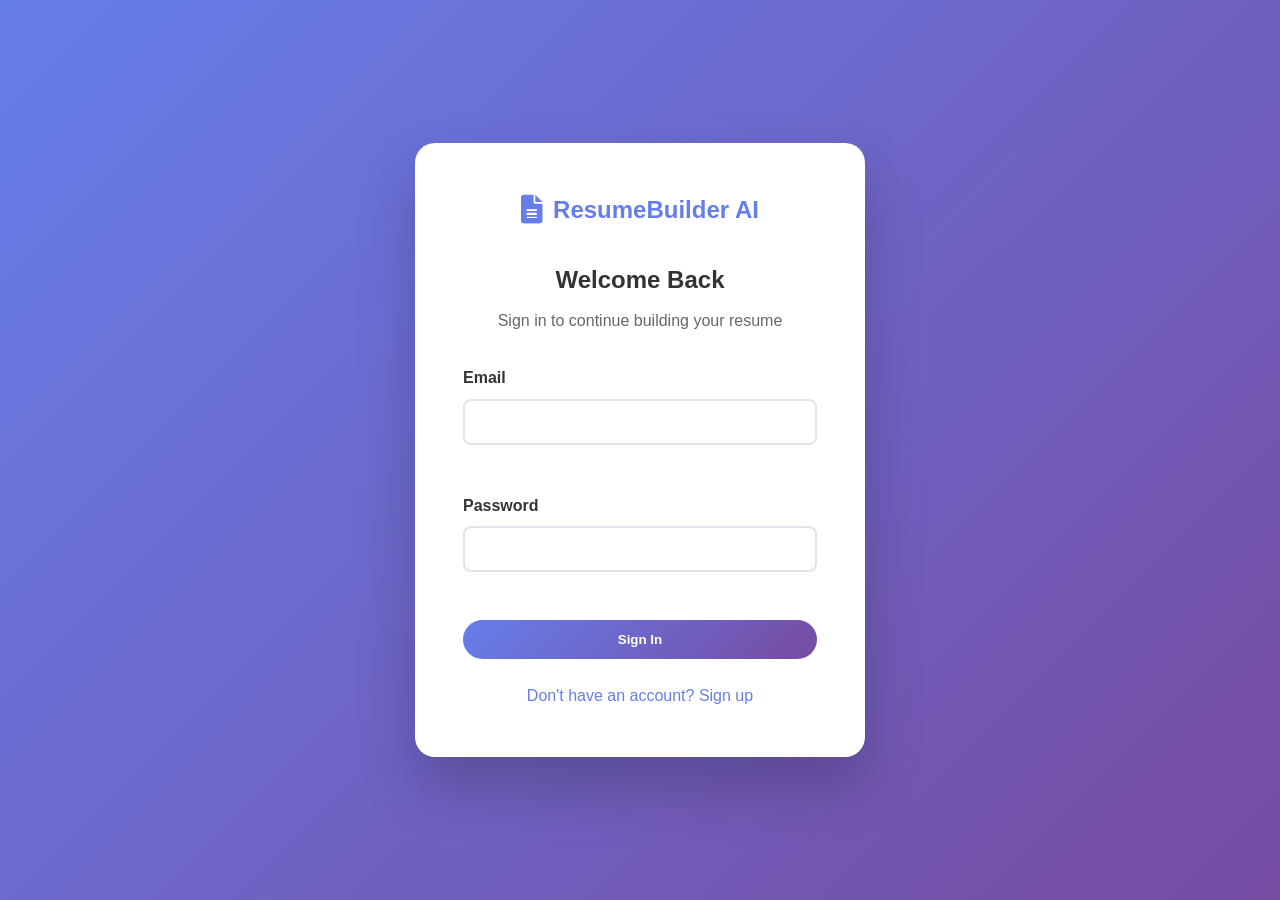
<file: login.html>
<!DOCTYPE html>
<html lang="en">
<head>
    <meta charset="UTF-8">
    <meta name="viewport" content="width=device-width, initial-scale=1.0">
    <title>Login - ResumeBuilder AI</title>
    <link rel="stylesheet" href="style.css">
    <link href="https://cdnjs.cloudflare.com/ajax/libs/font-awesome/6.0.0/css/all.min.css" rel="stylesheet">
</head>
<body>
    <div class="auth-container">
        <div class="auth-card">
            <div class="logo">
                <i class="fas fa-file-alt"></i>
                <span>ResumeBuilder AI</span>
            </div>
            <h2>Welcome Back</h2>
            <p>Sign in to continue building your resume</p>
            
            <form id="loginForm" class="auth-form">
                <div class="form-group">
                    <label for="loginEmail">Email</label>
                    <input type="email" id="loginEmail" required>
                </div>
                <div class="form-group">
                    <label for="loginPassword">Password</label>
                    <input type="password" id="loginPassword" required>
                </div>
                <button type="submit" class="btn-primary full-width">Sign In</button>
            </form>
            
            <div class="auth-links">
                <a href="register.html">Don't have an account? Sign up</a>
            </div>
        </div>
    </div>
    <script src="script.js"></script>
</body>
</html>
</file>
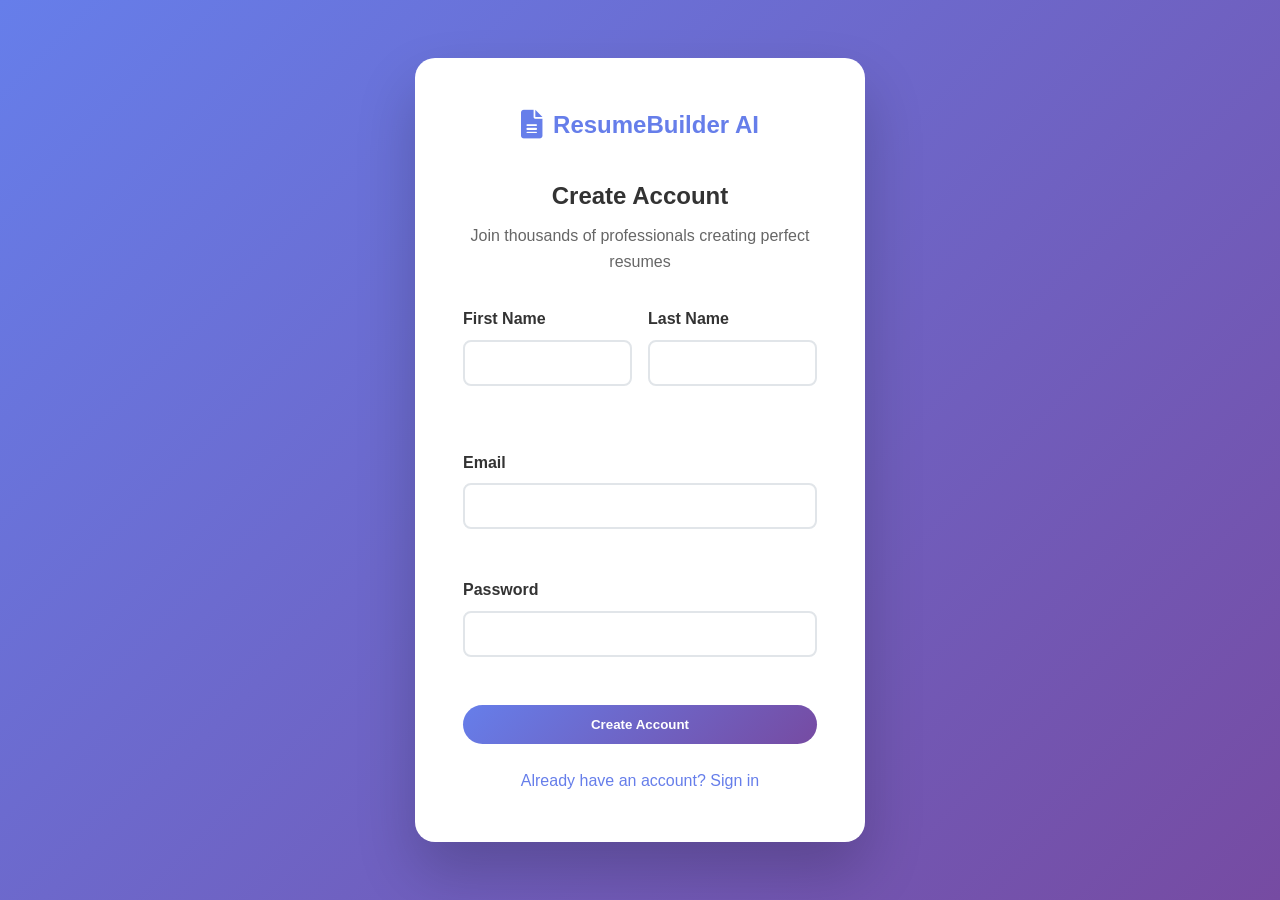
<file: register.html>
<!DOCTYPE html>
<html lang="en">
<head>
    <meta charset="UTF-8">
    <meta name="viewport" content="width=device-width, initial-scale=1.0">
    <title>Register - ResumeBuilder AI</title>
    <link rel="stylesheet" href="style.css">
    <link href="https://cdnjs.cloudflare.com/ajax/libs/font-awesome/6.0.0/css/all.min.css" rel="stylesheet">
</head>
<body>
    <div class="auth-container">
        <div class="auth-card">
            <div class="logo">
                <i class="fas fa-file-alt"></i>
                <span>ResumeBuilder AI</span>
            </div>
            <h2>Create Account</h2>
            <p>Join thousands of professionals creating perfect resumes</p>
            
            <form id="registerForm" class="auth-form">
                <div class="form-row">
                    <div class="form-group">
                        <label for="firstName">First Name</label>
                        <input type="text" id="firstName" required>
                    </div>
                    <div class="form-group">
                        <label for="lastName">Last Name</label>
                        <input type="text" id="lastName" required>
                    </div>
                </div>
                <div class="form-group">
                    <label for="registerEmail">Email</label>
                    <input type="email" id="registerEmail" required>
                </div>
                <div class="form-group">
                    <label for="registerPassword">Password</label>
                    <input type="password" id="registerPassword" required>
                </div>
                <button type="submit" class="btn-primary full-width">Create Account</button>
            </form>
            
            <div class="auth-links">
                <a href="login.html">Already have an account? Sign in</a>
            </div>
        </div>
    </div>
    <script src="script.js"></script>
</body>
</html>
</file>
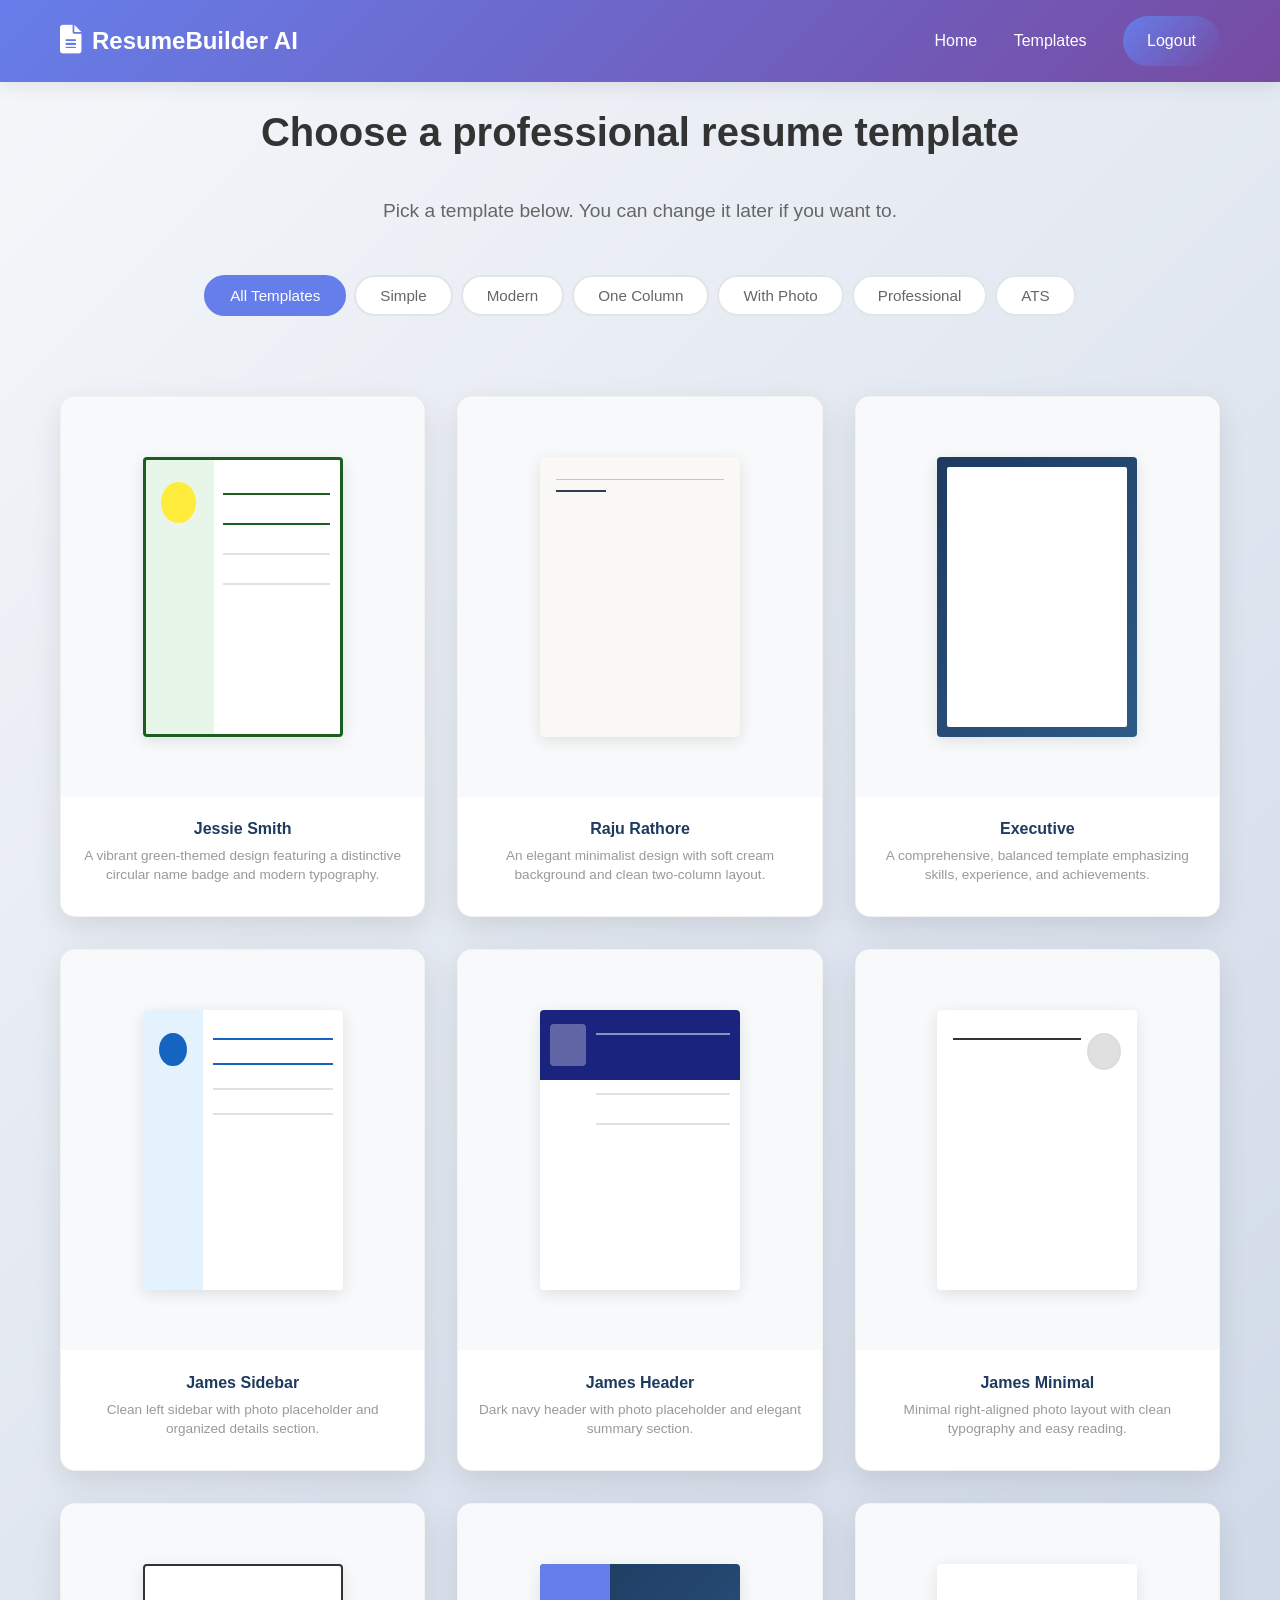
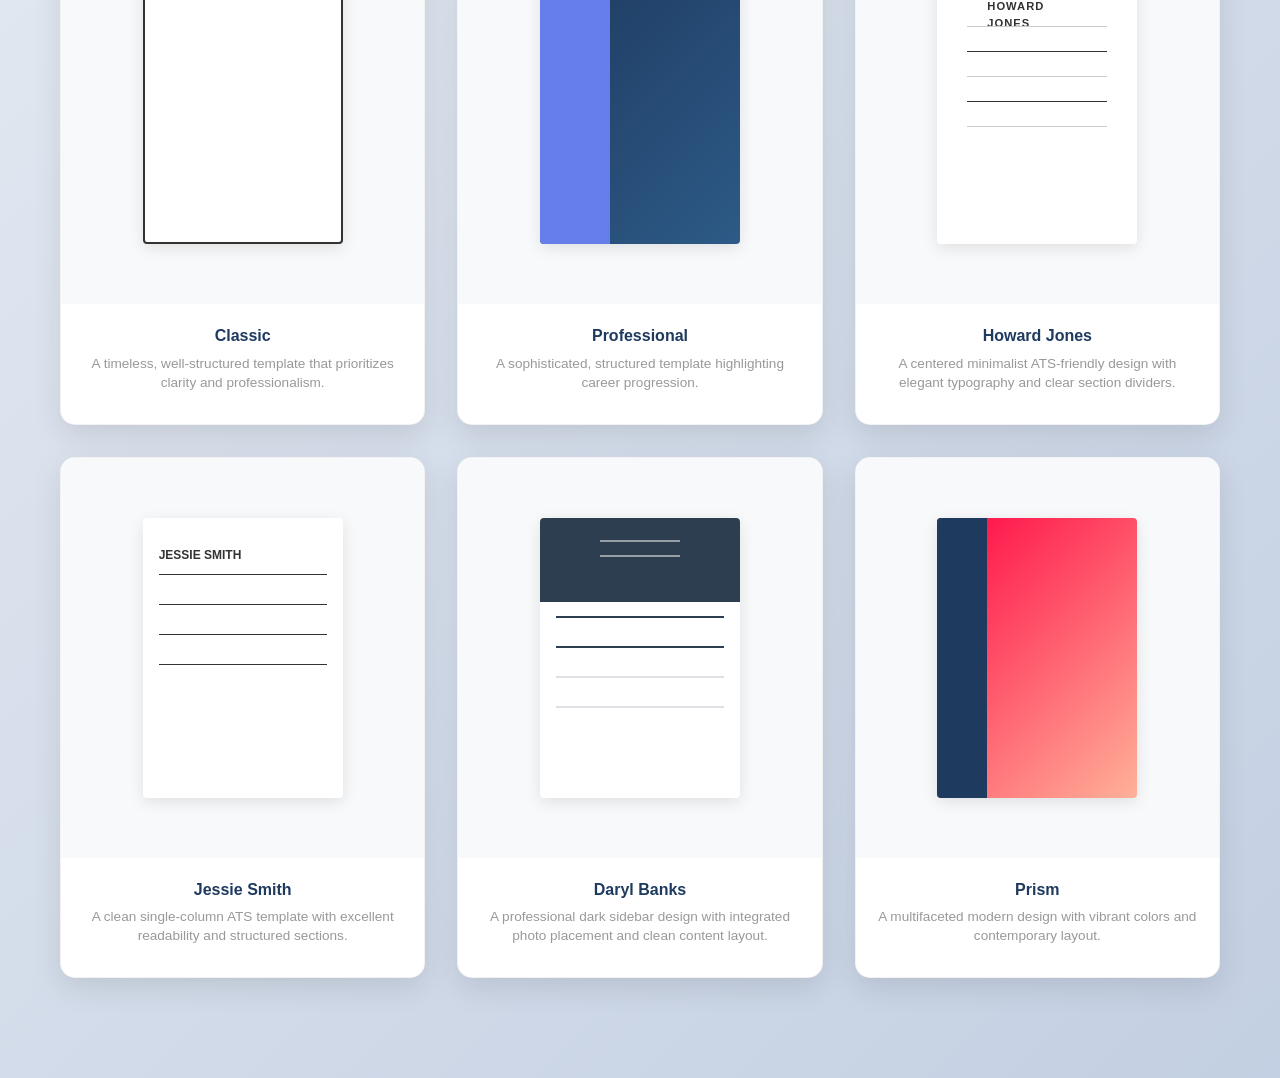
<file: template.html>
<!DOCTYPE html>
<html lang="en">
<head>
    <meta charset="UTF-8">
    <meta name="viewport" content="width=device-width, initial-scale=1.0">
    <title>Templates - ResumeBuilder AI</title>
    <link rel="stylesheet" href="style.css">
    <link href="https://cdnjs.cloudflare.com/ajax/libs/font-awesome/6.0.0/css/all.min.css" rel="stylesheet">
    <script>
        // Redirect to home page if accessing template.html directly without being logged in
        (function() {
            const isLoggedIn = localStorage.getItem('currentUser') !== null;
            const cameFromLogin = document.referrer.includes('login.html') || document.referrer.includes('register.html') || document.referrer.includes('index.html');
            
            // If not logged in and didn't come from login/register/home, redirect to home
            if (!isLoggedIn && !cameFromLogin) {
                window.location.href = 'index.html';
            }
        })();
    </script>
</head>
<body>
    <header>
        <nav class="navbar">
            <div class="nav-container">
                <div class="logo">
                    <i class="fas fa-file-alt"></i>
                    <span>ResumeBuilder AI</span>
                </div>
                <div class="nav-links">
                    <a href="index.html">Home</a>
                    <a href="templates.html">Templates</a>
                    <a href="#" class="btn-primary" onclick="logout()">Logout</a>
                </div>
            </div>
        </nav>
    </header>

    <section class="templates-section">
        <div class="container">
            <div class="templates-header">
                <h1>Choose a professional resume template</h1>
                <p class="templates-subtitle">Pick a template below. You can change it later if you want to.</p>
            </div>
            
            <!-- Filter Section -->
            <div class="templates-controls">
                <div class="filter-buttons">
                    <button class="filter-btn active" data-category="all">All Templates</button>
                    <button class="filter-btn" data-category="simple">Simple</button>
                    <button class="filter-btn" data-category="modern">Modern</button>
                    <button class="filter-btn" data-category="one-column">One Column</button>
                    <button class="filter-btn" data-category="with-photo">With Photo</button>
                    <button class="filter-btn" data-category="professional">Professional</button>
                    <button class="filter-btn" data-category="ats">ATS</button>
                </div>
            </div>
            
            <div class="templates-grid" id="templatesGrid">
                <!-- ==================== MODERN TEMPLATES ==================== -->
                <!-- Modern Template 1: Jessie Smith - Green with Circular Badge -->
                <div class="template-card" data-template="jessie-smith-modern" data-category="modern" onclick="selectTemplate('jessie-smith-modern')">
                    <div class="template-preview">
                        <div class="template-mockup jessie-smith-modern-template"></div>
                    </div>
                    <div class="template-info">
                        <h3>Jessie Smith</h3>
                        <p>A vibrant green-themed design featuring a distinctive circular name badge and modern typography.</p>
                    </div>
                </div>

                <!-- Modern Template 2: Raju Rathore - Elegant Light Theme -->
                <div class="template-card" data-template="raju-rathore" data-category="modern" onclick="selectTemplate('raju-rathore')">
                    <div class="template-preview">
                        <div class="template-mockup raju-rathore-template"></div>
                    </div>
                    <div class="template-info">
                        <h3>Raju Rathore</h3>
                        <p>An elegant minimalist design with soft cream background and clean two-column layout.</p>
                    </div>
                </div>

                <!-- ==================== CLASSIC TEMPLATES ==================== -->
                <!-- Template 7: Executive - Classic -->
                <div class="template-card" data-template="executive" data-category="professional" onclick="selectTemplate('executive')">
                    <div class="template-preview">
                        <div class="template-mockup executive-template"></div>
                    </div>
                    <div class="template-info">
                        <h3>Executive</h3>
                        <p>A comprehensive, balanced template emphasizing skills, experience, and achievements.</p>
                    </div>
                </div>

                <!-- Template 10: James Left Sidebar - With Photo -->
                <div class="template-card" data-template="james-sidebar" data-category="with-photo" onclick="selectTemplate('james-sidebar')">
                    <div class="template-preview">
                        <div class="template-mockup james-sidebar-template"></div>
                    </div>
                    <div class="template-info">
                        <h3>James Sidebar</h3>
                        <p>Clean left sidebar with photo placeholder and organized details section.</p>
                    </div>
                </div>

                <!-- Template 11: James Top Header - With Photo -->
                <div class="template-card" data-template="james-header" data-category="with-photo" onclick="selectTemplate('james-header')">
                    <div class="template-preview">
                        <div class="template-mockup james-header-template"></div>
                    </div>
                    <div class="template-info">
                        <h3>James Header</h3>
                        <p>Dark navy header with photo placeholder and elegant summary section.</p>
                    </div>
                </div>

                <!-- Template 12: James Minimal - With Photo -->
                <div class="template-card" data-template="james-minimal" data-category="with-photo" onclick="selectTemplate('james-minimal')">
                    <div class="template-preview">
                        <div class="template-mockup james-minimal-template"></div>
                    </div>
                    <div class="template-info">
                        <h3>James Minimal</h3>
                        <p>Minimal right-aligned photo layout with clean typography and easy reading.</p>
                    </div>
                </div>

                <!-- Template 13: Classic - Classic -->
                <div class="template-card" data-template="classic" data-category="simple" onclick="selectTemplate('classic')">
                    <div class="template-preview">
                        <div class="template-mockup classic-template"></div>
                    </div>
                    <div class="template-info">
                        <h3>Classic</h3>
                        <p>A timeless, well-structured template that prioritizes clarity and professionalism.</p>
                    </div>
                </div>

                <!-- Template 19: Professional - Classic -->
                <div class="template-card" data-template="professional" data-category="simple" onclick="selectTemplate('professional')">
                    <div class="template-preview">
                        <div class="template-mockup professional-template"></div>
                    </div>
                    <div class="template-info">
                        <h3>Professional</h3>
                        <p>A sophisticated, structured template highlighting career progression.</p>
                    </div>
                </div>

                <!-- ==================== ATS TEMPLATES ==================== -->
                <!-- ATS Template 1: Howard Jones - Centered Minimalist -->
                <div class="template-card" data-template="howard-jones" data-category="ats" onclick="selectTemplate('howard-jones')">
                    <div class="template-preview">
                        <div class="template-mockup howard-jones-template"></div>
                    </div>
                    <div class="template-info">
                        <h3>Howard Jones</h3>
                        <p>A centered minimalist ATS-friendly design with elegant typography and clear section dividers.</p>
                    </div>
                </div>

                <!-- ATS Template 2: Jessie Smith - Clean Professional -->
                <div class="template-card" data-template="jessie-smith" data-category="ats" onclick="selectTemplate('jessie-smith')">
                    <div class="template-preview">
                        <div class="template-mockup jessie-smith-template"></div>
                    </div>
                    <div class="template-info">
                        <h3>Jessie Smith</h3>
                        <p>A clean single-column ATS template with excellent readability and structured sections.</p>
                    </div>
                </div>

                <!-- ==================== PHOTO TEMPLATES ==================== -->
                <!-- Template: Daryl Banks - Professional Photo Template -->
                <div class="template-card" data-template="daryl-banks" data-category="with-photo" onclick="selectTemplate('daryl-banks')">
                    <div class="template-preview">
                        <div class="template-mockup daryl-banks-template"></div>
                    </div>
                    <div class="template-info">
                        <h3>Daryl Banks</h3>
                        <p>A professional dark sidebar design with integrated photo placement and clean content layout.</p>
                    </div>
                </div>

                <!-- Template 22: Prism - Modern -->
                <div class="template-card" data-template="prism" data-category="modern" onclick="selectTemplate('prism')">
                    <div class="template-preview">
                        <div class="template-mockup prism-template"></div>
                    </div>
                    <div class="template-info">
                        <h3>Prism</h3>
                        <p>A multifaceted modern design with vibrant colors and contemporary layout.</p>
                    </div>
                </div>

        
                <!-- Template 25: Kelly - Classic Sidebar with Icons -->
                <div class="template-card" data-template="kelly" data-category="professional" onclick="selectTemplate('kelly')">
                    <div class="template-preview">
                        <div class="template-mockup kelly-template"></div>
                    </div>
                    <div class="template-info">
                        <h3>Kelly</h3>
                        <p>A clean sidebar layout with icon-based contact info and organized sections.</p>
                    </div>
                </div>

                <!-- Template 26: Howard - Centered Minimalist -->
                <div class="template-card" data-template="howard" data-category="one-column" onclick="selectTemplate('howard')">
                    <div class="template-preview">
                        <div class="template-mockup howard-template"></div>
                    </div>
                    <div class="template-info">
                        <h3>Howard</h3>
                        <p>An elegant centered layout with refined typography and subtle decorative lines.</p>
                    </div>
                </div>

            </div>
        </div>
    </section>

    <script src="script.js"></script>
</body>
</html>
</file>
<file: style.css>
* {
    margin: 0;
    padding: 0;
    box-sizing: border-box;
}

body {
    font-family: 'Segoe UI', Tahoma, Geneva, Verdana, sans-serif;
    line-height: 1.6;
    color: #333;
}

.container {
    max-width: 1200px;
    margin: 0 auto;
    padding: 0 20px;
}

/* Navbar */
.navbar {
    background: linear-gradient(135deg, #667eea 0%, #764ba2 100%);
    padding: 1rem 0;
    position: fixed;
    width: 100%;
    top: 0;
    z-index: 1000;
    box-shadow: 0 2px 20px rgba(0,0,0,0.1);
}

.nav-container {
    max-width: 1200px;
    margin: 0 auto;
    padding: 0 20px;
    display: flex;
    justify-content: space-between;
    align-items: center;
}

.logo {
    display: flex;
    align-items: center;
    color: white;
    font-size: 1.5rem;
    font-weight: bold;
}

.logo i {
    margin-right: 10px;
    font-size: 1.8rem;
}

.nav-links a {
    color: white;
    text-decoration: none;
    margin-left: 2rem;
    font-weight: 500;
    transition: opacity 0.3s;
}

.nav-links a:hover {
    opacity: 0.8;
}

.btn-primary {
    background: linear-gradient(135deg, #667eea 0%, #764ba2 100%);
    color: white;
    padding: 12px 24px;
    border: none;
    border-radius: 25px;
    text-decoration: none;
    font-weight: 600;
    cursor: pointer;
    transition: all 0.3s;
    display: inline-block;
}

.btn-primary:hover {
    transform: translateY(-2px);
    box-shadow: 0 10px 25px rgba(102, 126, 234, 0.4);
}

.btn-large {
    padding: 16px 32px;
    font-size: 1.1rem;
}

.btn-secondary {
    background: transparent;
    color: #667eea;
    border: 2px solid #667eea;
    margin-left: 1rem;
}

.btn-secondary:hover {
    background: #667eea;
    color: white;
}

/* Hero Section */
.hero {
    min-height: 100vh;
    display: flex;
    align-items: center;
    padding-top: 80px;
    background: linear-gradient(135deg, #f5f7fa 0%, #c3cfe2 100%);
    position: relative;
    overflow: hidden;
}

.hero-content {
    flex: 1;
    max-width: 600px;
    padding-right: 2rem;
}

.hero-content h1 {
    font-size: 3.5rem;
    font-weight: 700;
    margin-bottom: 1.5rem;
    background: linear-gradient(135deg, #667eea 0%, #764ba2 100%);
    -webkit-background-clip: text;
    -webkit-text-fill-color: transparent;
    background-clip: text;
}

.hero-content p {
    font-size: 1.3rem;
    margin-bottom: 2rem;
    color: #666;
}

.hero-buttons {
    display: flex;
    gap: 1rem;
    flex-wrap: wrap;
}

.hero-image {
    flex: 1;
    position: relative;
    display: flex;
    justify-content: center;
    align-items: center;
}

.floating-card {
    width: 350px;
    height: 450px;
    background: white;
    border-radius: 20px;
    box-shadow: 0 30px 60px rgba(0,0,0,0.15);
    display: flex;
    flex-direction: column;
    align-items: center;
    justify-content: center;
    animation: float 6s ease-in-out infinite;
}

@keyframes float {
    0%, 100% { transform: translateY(0px); }
    50% { transform: translateY(-20px); }
}

/* Features */
.features {
    padding: 100px 0;
    background: white;
}

.features h2 {
    text-align: center;
    font-size: 2.5rem;
    margin-bottom: 4rem;
    color: #333;
}

.features-grid {
    display: grid;
    grid-template-columns: repeat(auto-fit, minmax(280px, 1fr));
    gap: 2rem;
}

.feature-card {
    text-align: center;
    padding: 2rem;
    border-radius: 20px;
    box-shadow: 0 10px 40px rgba(0,0,0,0.1);
    transition: all 0.3s;
    cursor: pointer;
}

.feature-card:hover {
    transform: translateY(-10px);
    box-shadow: 0 20px 60px rgba(0,0,0,0.15);
}

.feature-icon {
    width: 80px;
    height: 80px;
    background: linear-gradient(135deg, #667eea 0%, #764ba2 100%);
    border-radius: 50%;
    display: flex;
    align-items: center;
    justify-content: center;
    margin: 0 auto 1.5rem;
    font-size: 2rem;
    color: white;
}

.feature-card h3 {
    font-size: 1.5rem;
    margin-bottom: 1rem;
    color: #333;
}

/* Templates Preview */
.templates-preview {
    padding: 100px 0;
    background: linear-gradient(135deg, #667eea 0%, #764ba2 100%);
    color: white;
}

.templates-preview h2 {
    text-align: center;
    font-size: 2.5rem;
    margin-bottom: 4rem;
}

.template-preview-grid {
    display: grid;
    grid-template-columns: repeat(auto-fit, minmax(300px, 1fr));
    gap: 2rem;
    margin-bottom: 3rem;
}

.template-preview-card {
    position: relative;
    border-radius: 20px;
    overflow: hidden;
    box-shadow: 0 20px 40px rgba(0,0,0,0.2);
    transition: all 0.3s;
}

.template-preview-card:hover {
    transform: scale(1.05);
}

.template-preview-card img {
    width: 100%;
    height: 400px;
    object-fit: cover;
}

.template-overlay {
    position: absolute;
    bottom: 0;
    left: 0;
    right: 0;
    background: linear-gradient(transparent, rgba(0,0,0,0.8));
    padding: 2rem 1.5rem 1.5rem;
    color: white;
}

.center {
    display: block;
    margin: 0 auto;
    text-align: center;
}

/* Template Gallery Styles */
.templates-section {
    padding: 100px 0;
    min-height: 100vh;
    background: linear-gradient(135deg, #f5f7fa 0%, #c3cfe2 100%);
}

.templates-section h1 {
    text-align: center;
    font-size: 2.5rem;
    margin-bottom: 1rem;
    color: #333;
}

.templates-subtitle {
    text-align: center;
    font-size: 1.2rem;
    color: #666;
    margin-bottom: 3rem;
}

/* Template Controls */
.templates-controls {
    margin-bottom: 3rem;
}

.search-bar {
    position: relative;
    max-width: 500px;
    margin: 0 auto 2rem;
}

.search-bar input {
    width: 100%;
    padding: 15px 50px 15px 20px;
    border: 2px solid #e1e5e9;
    border-radius: 50px;
    font-size: 1rem;
    transition: all 0.3s;
}

.search-bar input:focus {
    outline: none;
    border-color: #667eea;
    box-shadow: 0 0 0 3px rgba(102, 126, 234, 0.1);
}

.search-bar i {
    position: absolute;
    right: 20px;
    top: 50%;
    transform: translateY(-50%);
    color: #666;
}

.filter-buttons {
    display: flex;
    justify-content: center;
    flex-wrap: wrap;
    gap: 1rem;
    margin-bottom: 2rem;
}

.filter-btn {
    padding: 10px 20px;
    border: 2px solid #e1e5e9;
    background: white;
    border-radius: 25px;
    cursor: pointer;
    transition: all 0.3s;
    font-weight: 500;
    color: #666;
}

.filter-btn:hover {
    border-color: #667eea;
    color: #667eea;
}

.filter-btn.active {
    background: linear-gradient(135deg, #667eea 0%, #764ba2 100%);
    border-color: #667eea;
    color: white;
}

/* Enhanced Template Cards */
.template-card {
    background: white;
    border-radius: 15px;
    overflow: hidden;
    box-shadow: 0 10px 30px rgba(0,0,0,0.1);
    transition: all 0.3s ease;
    cursor: pointer;
    position: relative;
}

.template-card:hover {
    transform: translateY(-10px);
    box-shadow: 0 20px 40px rgba(0,0,0,0.15);
}

.template-preview {
    position: relative;
    height: 400px;
    overflow: hidden;
}

.template-preview img {
    width: 100%;
    height: 100%;
    object-fit: cover;
    transition: transform 0.3s ease;
}

.template-card:hover .template-preview img {
    transform: scale(1.05);
}

.template-overlay {
    position: absolute;
    bottom: 0;
    left: 0;
    right: 0;
    background: linear-gradient(transparent, rgba(0,0,0,0.9));
    padding: 2rem 1.5rem 1.5rem;
    color: white;
    opacity: 0;
    transition: opacity 0.3s ease;
}

.template-card:hover .template-overlay {
    opacity: 1;
}

.template-icon {
    font-size: 2rem;
    margin-bottom: 1rem;
    color: white;
    text-shadow: 0 2px 4px rgba(0,0,0,0.3);
}

.template-overlay h3 {
    margin-bottom: 0.5rem;
    font-size: 1.3rem;
}

.template-overlay p {
    margin-bottom: 1rem;
    font-size: 0.9rem;
    opacity: 0.9;
}

.template-actions {
    display: flex;
    gap: 1rem;
}

.template-actions button {
    padding: 8px 16px;
    border: none;
    border-radius: 20px;
    cursor: pointer;
    font-size: 0.9rem;
    transition: all 0.3s;
}

.template-info {
    padding: 1.5rem;
}

.template-header {
    display: flex;
    align-items: center;
    margin-bottom: 0.5rem;
}

.template-category-icon {
    width: 40px;
    height: 40px;
    background: linear-gradient(135deg, #667eea 0%, #764ba2 100%);
    border-radius: 50%;
    display: flex;
    align-items: center;
    justify-content: center;
    margin-right: 1rem;
    color: white;
    font-size: 1.2rem;
}

.template-info h4 {
    margin-bottom: 0.5rem;
    color: #333;
    font-size: 1.1rem;
}

.template-info p {
    color: #666;
    font-size: 0.9rem;
    margin-bottom: 1rem;
    line-height: 1.4;
}

.template-tags {
    display: flex;
    flex-wrap: wrap;
    gap: 0.5rem;
}

.tag {
    background: #f0f4ff;
    color: #667eea;
    padding: 4px 10px;
    border-radius: 12px;
    font-size: 0.75rem;
    font-weight: 500;
}

/* Modal Styles */
.modal {
    display: none;
    position: fixed;
    z-index: 10000;
    left: 0;
    top: 0;
    width: 100%;
    height: 100%;
    background-color: rgba(0,0,0,0.8);
    animation: fadeIn 0.3s ease;
}

.modal.show {
    display: flex;
    align-items: center;
    justify-content: center;
}

@keyframes fadeIn {
    from { opacity: 0; }
    to { opacity: 1; }
}

.modal-content {
    background: white;
    border-radius: 15px;
    width: 90%;
    max-width: 900px;
    max-height: 90vh;
    overflow: hidden;
    animation: slideUp 0.3s ease;
}

@keyframes slideUp {
    from {
        transform: translateY(50px);
        opacity: 0;
    }
    to {
        transform: translateY(0);
        opacity: 1;
    }
}

.modal-header {
    display: flex;
    justify-content: space-between;
    align-items: center;
    padding: 25px 30px;
    border-bottom: 1px solid #e1e5e9;
}

.modal-header h2 {
    font-size: 1.5rem;
    font-weight: 600;
    color: #333;
}

.close-modal {
    background: none;
    border: none;
    font-size: 1.5rem;
    color: #666;
    cursor: pointer;
    padding: 5px;
    transition: color 0.3s ease;
}

.close-modal:hover {
    color: #333;
}

.modal-body {
    display: flex;
    padding: 30px;
    max-height: 60vh;
    overflow: auto;
}

.template-preview-large {
    flex: 1;
    margin-right: 2rem;
}

.template-preview-large img {
    width: 100%;
    height: auto;
    border-radius: 10px;
    box-shadow: 0 10px 30px rgba(0,0,0,0.1);
}

.template-details {
    flex: 1;
}

.template-details h3 {
    margin-bottom: 1rem;
    color: #333;
}

.template-details ul {
    margin-bottom: 2rem;
    padding-left: 1.5rem;
}

.template-details li {
    margin-bottom: 0.5rem;
    color: #666;
}

.load-more-container {
    text-align: center;
    margin-top: 3rem;
}

.templates-grid {
    display: grid;
    grid-template-columns: repeat(auto-fit, minmax(300px, 1fr));
    gap: 2rem;
    margin-top: 3rem;
}

/* Resume Preview Section */
.resume-preview-section {
    padding: 80px 0;
    background: linear-gradient(135deg, #f5f7fa 0%, #e4e8ec 100%);
}

.resume-preview-section h2 {
    text-align: center;
    font-size: 2.5rem;
    margin-bottom: 1rem;
    color: #333;
}

.resume-preview-section > .container > p {
    text-align: center;
    font-size: 1.2rem;
    color: #666;
    margin-bottom: 3rem;
}

.resume-preview-container {
    display: flex;
    justify-content: center;
    align-items: flex-start;
    gap: 3rem;
    flex-wrap: wrap;
}

.resume-preview-card {
    display: flex;
    gap: 3rem;
    background: white;
    padding: 3rem;
    border-radius: 20px;
    box-shadow: 0 20px 60px rgba(0,0,0,0.1);
    max-width: 1200px;
    width: 100%;
}

.resume-sample {
    flex: 2;
    background: white;
    padding: 2rem;
    border: 1px solid #e1e5e9;
    border-radius: 10px;
    min-width: 400px;
}

.resume-sample-header {
    border-bottom: 2px solid #667eea;
    padding-bottom: 1.5rem;
    margin-bottom: 2rem;
}

.resume-sample-header h3 {
    margin: 0 0 0.5rem 0;
    font-size: 1.8rem;
    color: #333;
}

.resume-sample-title {
    font-size: 1.2rem;
    color: #667eea;
    font-weight: 600;
    margin: 0 0 0.5rem 0;
}

.resume-sample-contact {
    font-size: 0.9rem;
    color: #666;
    margin: 0;
}

.resume-sample-section {
    margin-bottom: 1.5rem;
}

.resume-sample-section h4 {
    margin: 0 0 1rem 0;
    color: #333;
    font-size: 1.1rem;
    text-transform: uppercase;
    letter-spacing: 1px;
}

.resume-sample-section p {
    color: #555;
    line-height: 1.6;
    margin: 0;
}

.resume-sample-item {
    margin-bottom: 1.5rem;
    padding-left: 1.5rem;
    border-left: 3px solid #667eea;
}

.resume-sample-item h5 {
    margin: 0 0 0.3rem 0;
    color: #333;
    font-size: 1rem;
}

.resume-sample-company {
    color: #667eea;
    font-size: 0.9rem;
    margin: 0 0 0.8rem 0;
}

.resume-sample-item ul {
    list-style: none;
    padding: 0;
    margin: 0;
}

.resume-sample-item li {
    padding: 0.3rem 0;
    color: #555;
    font-size: 0.95rem;
    position: relative;
    padding-left: 1.5rem;
}

.resume-sample-item li::before {
    content: '•';
    position: absolute;
    left: 0;
    color: #667eea;
    font-weight: bold;
}

.resume-preview-info {
    flex: 1;
    min-width: 300px;
}

.resume-preview-info h4 {
    margin: 0 0 1.5rem 0;
    color: #333;
    font-size: 1.3rem;
}

.resume-preview-info ul {
    list-style: none;
    padding: 0;
    margin: 0 0 2rem 0;
}

.resume-preview-info li {
    padding: 1rem;
    margin-bottom: 0.8rem;
    background: #f8f9fa;
    border-radius: 8px;
    color: #555;
    display: flex;
    align-items: center;
    gap: 0.8rem;
}

.resume-preview-info li i {
    color: #10b981;
    font-size: 1.2rem;
}

/* Auth Pages */
.auth-container {
    min-height: 100vh;
    display: flex;
    align-items: center;
    justify-content: center;
    background: linear-gradient(135deg, #667eea 0%, #764ba2 100%);
    padding: 2rem;
}

.auth-card {
    background: white;
    padding: 3rem;
    border-radius: 20px;
    box-shadow: 0 30px 60px rgba(0,0,0,0.2);
    width: 100%;
    max-width: 450px;
}

.auth-card .logo {
    margin-bottom: 2rem;
    justify-content: center;
    color: #667eea;
}

.auth-card h2 {
    text-align: center;
    margin-bottom: 0.5rem;
    color: #333;
}

.auth-card p {
    text-align: center;
    color: #666;
    margin-bottom: 2rem;
}

.auth-form {
    display: flex;
    flex-direction: column;
    gap: 1.5rem;
}

.form-group {
    display: flex;
    flex-direction: column;
}

.form-group label {
    margin-bottom: 0.5rem;
    font-weight: 600;
    color: #333;
}

.form-group input {
    padding: 12px 16px;
    border: 2px solid #e1e5e9;
    border-radius: 10px;
    font-size: 1rem;
    transition: border-color 0.3s;
}

.form-group input:focus {
    outline: none;
    border-color: #667eea;
    box-shadow: 0 0 0 3px rgba(102, 126, 234, 0.1);
}

.auth-links {
    text-align: center;
    margin-top: 1.5rem;
}

.auth-links a {
    color: #667eea;
    text-decoration: none;
    font-weight: 500;
    transition: color 0.3s;
}

.auth-links a:hover {
    color: #764ba2;
}

/* Responsive Design */
@media (max-width: 768px) {
    .nav-container {
        flex-direction: column;
        gap: 1rem;
    }
    
    .nav-links {
        flex-wrap: wrap;
        justify-content: center;
    }
    
    .nav-links a {
        margin: 0 0.5rem;
    }
    
    .hero {
        flex-direction: column;
        text-align: center;
        padding: 2rem 1rem;
    }
    
    .hero-content {
        padding-right: 0;
        margin-bottom: 2rem;
    }
    
    .hero-content h1 {
        font-size: 2.5rem;
    }
    
    .hero-buttons {
        justify-content: center;
    }
    
    .features-grid {
        grid-template-columns: 1fr;
    }
    
    .template-preview-grid {
        grid-template-columns: 1fr;
    }
    
    .auth-card {
        padding: 2rem;
        margin: 1rem;
    }
    
    .templates-section {
        padding: 80px 0;
    }
    
    .templates-section h1 {
        font-size: 2rem;
    }
    
    .filter-buttons {
        justify-content: flex-start;
        overflow-x: auto;
        padding-bottom: 1rem;
    }
    
    .filter-btn {
        white-space: nowrap;
    }
    
    .templates-grid {
        grid-template-columns: 1fr;
    }
    
    .modal-body {
        flex-direction: column;
    }
    
    .template-preview-large {
        margin-right: 0;
        margin-bottom: 2rem;
    }
    
    .template-actions {
        flex-direction: column;
    }
    
    .template-overlay .template-actions {
        flex-direction: column;
    }
}

/* Resume Builder Styles */
.resume-builder-main {
    padding: 120px 0 50px;
    min-height: 100vh;
    background: linear-gradient(135deg, #f5f7fa 0%, #c3cfe2 100%);
}

/* Progress Steps */
.progress-steps {
    display: flex;
    justify-content: center;
    margin-bottom: 3rem;
    position: relative;
}

.progress-steps::before {
    content: '';
    position: absolute;
    top: 25px;
    left: 10%;
    right: 10%;
    height: 2px;
    background: #e1e5e9;
    z-index: 0;
}

.step {
    display: flex;
    flex-direction: column;
    align-items: center;
    position: relative;
    z-index: 1;
    margin: 0 2rem;
}

.step-number {
    width: 50px;
    height: 50px;
    border-radius: 50%;
    background: #e1e5e9;
    color: #666;
    display: flex;
    align-items: center;
    justify-content: center;
    font-weight: 600;
    margin-bottom: 0.5rem;
    transition: all 0.3s ease;
}

.step.active .step-number {
    background: linear-gradient(135deg, #667eea 0%, #764ba2 100%);
    color: white;
    box-shadow: 0 4px 15px rgba(102, 126, 234, 0.3);
}

.step.completed .step-number {
    background: #10b981;
    color: white;
}

.step-label {
    font-size: 0.9rem;
    color: #666;
    font-weight: 500;
    text-align: center;
}

.step.active .step-label {
    color: #667eea;
}

/* Step Content */
.step-content {
    display: none;
    animation: fadeIn 0.5s ease;
}

.step-content.active {
    display: block;
}

/* Resume Form Layout */
.builder-layout {
    display: grid;
    grid-template-columns: 1fr 1fr;
    gap: 3rem;
    margin-top: 2rem;
}

.form-section {
    background: white;
    padding: 2rem;
    border-radius: 15px;
    box-shadow: 0 10px 30px rgba(0,0,0,0.1);
}

.form-section h2 {
    margin-bottom: 2rem;
    color: #333;
    font-size: 1.8rem;
}

.form-section-group {
    margin-bottom: 2.5rem;
}

.form-section-group h3 {
    margin-bottom: 1.5rem;
    color: #555;
    font-size: 1.2rem;
    border-bottom: 2px solid #f0f4ff;
    padding-bottom: 0.5rem;
}

.form-row {
    display: grid;
    grid-template-columns: 1fr 1fr;
    gap: 1rem;
    margin-bottom: 1rem;
}

.form-group {
    margin-bottom: 1.5rem;
}

.form-group label {
    display: block;
    margin-bottom: 0.5rem;
    font-weight: 600;
    color: #333;
}

.form-group input,
.form-group textarea {
    width: 100%;
    padding: 12px 16px;
    border: 2px solid #e1e5e9;
    border-radius: 8px;
    font-size: 1rem;
    transition: all 0.3s ease;
}

.form-group input:focus,
.form-group textarea:focus {
    outline: none;
    border-color: #667eea;
    box-shadow: 0 0 0 3px rgba(102, 126, 234, 0.1);
}

.form-group textarea {
    resize: vertical;
    min-height: 100px;
}

.form-actions {
    margin-top: 2rem;
    text-align: center;
}

.experience-item,
.education-item {
    background: #f8f9fa;
    padding: 1.5rem;
    border-radius: 10px;
    margin-bottom: 1rem;
    position: relative;
}

.remove-item {
    position: absolute;
    top: 10px;
    right: 10px;
    background: #ef4444;
    color: white;
    border: none;
    border-radius: 50%;
    width: 30px;
    height: 30px;
    cursor: pointer;
    display: flex;
    align-items: center;
    justify-content: center;
}

/* Resume Preview */
.preview-section {
    background: white;
    padding: 2rem;
    border-radius: 15px;
    box-shadow: 0 10px 30px rgba(0,0,0,0.1);
    position: sticky;
    top: 100px;
}

.preview-section h2 {
    margin-bottom: 0;
    color: #333;
    font-size: 1.8rem;
}

.preview-header {
    display: flex;
    justify-content: space-between;
    align-items: center;
    margin-bottom: 2rem;
    flex-wrap: wrap;
    gap: 1rem;
}

.btn-export-pdf {
    background: linear-gradient(135deg, #667eea 0%, #764ba2 100%);
    color: white;
    border: none;
    padding: 0.75rem 1.5rem;
    border-radius: 8px;
    font-size: 0.95rem;
    font-weight: 600;
    cursor: pointer;
    display: flex;
    align-items: center;
    gap: 0.5rem;
    transition: all 0.3s ease;
    box-shadow: 0 4px 6px rgba(102, 126, 234, 0.3);
}

.btn-export-pdf:hover {
    transform: translateY(-2px);
    box-shadow: 0 6px 12px rgba(102, 126, 234, 0.4);
}

.btn-export-pdf:disabled {
    opacity: 0.7;
    cursor: not-allowed;
    transform: none;
}

.btn-export-pdf i {
    font-size: 1rem;
}

@media (max-width: 768px) {
    .preview-header {
        flex-direction: column;
        align-items: flex-start;
    }
    
    .btn-export-pdf {
        width: 100%;
        justify-content: center;
    }
}

.resume-preview {
    background: white;
    border: 1px solid #e1e5e9;
    border-radius: 10px;
    padding: 2rem;
    min-height: 600px;
    box-shadow: 0 5px 15px rgba(0,0,0,0.05);
}

.resume-header {
    text-align: center;
    border-bottom: 2px solid #667eea;
    padding-bottom: 1rem;
    margin-bottom: 2rem;
}

.resume-name h1 {
    font-size: 2rem;
    padding: 3rem;
    border-radius: 15px;
    box-shadow: 0 10px 30px rgba(0,0,0,0.1);
    max-width: 1000px;
    margin: 0 auto;
}

.accuracy-content {
    display: grid;
    grid-template-columns: 1fr 1fr;
    gap: 3rem;
    margin-bottom: 2rem;
}

.accuracy-score {
    text-align: center;
}

.score-circle {
    width: 200px;
    height: 200px;
    border-radius: 50%;
    background: conic-gradient(#667eea 0deg, #667eea var(--score), #e1e5e9 var(--score));
    display: flex;
    align-items: center;
    justify-content: center;
    margin: 0 auto 1rem;
    position: relative;
}

.score-circle::before {
    content: '';
    position: absolute;
    width: 160px;
    height: 160px;
    background: white;
    border-radius: 50%;
}

.score-value {
    font-size: 2.5rem;
    font-weight: 700;
    color: #667eea;
    position: relative;
    z-index: 1;
}

.fake-score {
    background: conic-gradient(#ef4444 0deg, #ef4444 var(--score), #e1e5e9 var(--score));
}

.fake-score .score-value {
    color: #ef4444;
}

.accuracy-categories {
    margin-top: 2rem;
}

.category {
    display: grid;
    grid-template-columns: 1fr auto auto;
    align-items: center;
    gap: 1rem;
    margin-bottom: 1rem;
}

.category-name {
    font-weight: 500;
    color: #333;
}

.progress-bar {
    width: 200px;
    height: 10px;
    background: #e1e5e9;
    border-radius: 5px;
    overflow: hidden;
}

.progress-fill {
    height: 100%;
    background: linear-gradient(135deg, #667eea 0%, #764ba2 100%);
    transition: width 1s ease;
}

.category-score {
    font-weight: 600;
    color: #667eea;
}

.accuracy-chart {
    grid-column: span 2;
    text-align: center;
}

.accuracy-recommendations {
    grid-column: span 2;
}

.accuracy-recommendations ul {
    list-style: none;
    padding: 0;
}

.accuracy-recommendations li {
    background: #f0f4ff;
    padding: 1rem;
    border-radius: 8px;
    margin-bottom: 0.5rem;
    border-left: 4px solid #667eea;
}

/* Chatbot Styles */
.chatbot-section {
    background: white;
    padding: 3rem;
    border-radius: 15px;
    box-shadow: 0 10px 30px rgba(0,0,0,0.1);
    max-width: 1000px;
    margin: 0 auto;
}

.chatbot-container {
    background: #f8f9fa;
    border-radius: 15px;
    overflow: hidden;
    height: 600px;
    display: flex;
    flex-direction: column;
}

.chatbot-header {
    background: linear-gradient(135deg, #667eea 0%, #764ba2 100%);
    color: white;
    padding: 1.5rem;
    display: flex;
    align-items: center;
    gap: 1rem;
}

.bot-avatar {
    width: 50px;
    height: 50px;
    background: white;
    border-radius: 50%;
    display: flex;
    align-items: center;
    justify-content: center;
    font-size: 1.5rem;
    color: #667eea;
}

.bot-info h3 {
    margin: 0;
    font-size: 1.2rem;
}

.status {
    font-size: 0.9rem;
    opacity: 0.9;
}

.chat-messages {
    flex: 1;
    padding: 1.5rem;
    overflow-y: auto;
    display: flex;
    flex-direction: column;
    gap: 1rem;
}

.message {
    max-width: 70%;
    padding: 1rem;
    border-radius: 15px;
    animation: fadeIn 0.3s ease;
}

.bot-message {
    background: white;
    align-self: flex-start;
    border-bottom-left-radius: 5px;
}

.user-message {
    background: linear-gradient(135deg, #667eea 0%, #764ba2 100%);
    color: white;
    align-self: flex-end;
    border-bottom-right-radius: 5px;
}

.message-content p {
    margin: 0;
    line-height: 1.6;
}

.message-time {
    font-size: 0.75rem;
    color: #9ca3af;
    margin-top: 0.5rem;
    text-align: right;
}

.user-message .message-time {
    color: rgba(255, 255, 255, 0.8);
}

.typing-indicator {
    background: white;
    align-self: flex-start;
    border-bottom-left-radius: 5px;
    min-width: 60px;
}

.typing-dots {
    display: flex;
    gap: 4px;
    padding: 8px 4px;
    justify-content: center;
}

.typing-dots span {
    width: 8px;
    height: 8px;
    background: #667eea;
    border-radius: 50%;
    animation: typingBounce 1.4s infinite ease-in-out both;
}

.typing-dots span:nth-child(1) {
    animation-delay: -0.32s;
}

.typing-dots span:nth-child(2) {
    animation-delay: -0.16s;
}

@keyframes typingBounce {
    0%, 80%, 100% {
        transform: scale(0.6);
        opacity: 0.4;
    }
    40% {
        transform: scale(1);
        opacity: 1;
    }
}

.chat-input-container {
    padding: 1.5rem;
    background: white;
    border-top: 1px solid #e1e5e9;
}

.input-group {
    display: flex;
    gap: 1rem;
    margin-bottom: 1rem;
}

.input-group input {
    flex: 1;
    padding: 12px 16px;
    border: 2px solid #e1e5e9;
    border-radius: 25px;
    font-size: 1rem;
}

.input-group button {
    padding: 12px 20px;
    border: none;
    border-radius: 50%;
    background: linear-gradient(135deg, #667eea 0%, #764ba2 100%);
    color: white;
    cursor: pointer;
}

.quick-actions {
    display: flex;
    gap: 0.5rem;
    flex-wrap: wrap;
}

.quick-action {
    padding: 6px 12px;
    border: 1px solid #e1e5e9;
    background: white;
    border-radius: 15px;
    font-size: 0.85rem;
    cursor: pointer;
    transition: all 0.3s ease;
}

.quick-action:hover {
    border-color: #667eea;
    color: #667eea;
}

/* Interview Styles */
.interview-section {
    background: white;
    padding: 3rem;
    border-radius: 15px;
    box-shadow: 0 10px 30px rgba(0,0,0,0.1);
    max-width: 1000px;
    margin: 0 auto;
}

.interview-container {
    text-align: center;
}

.interview-timer {
    margin-bottom: 3rem;
}

.timer-display {
    font-size: 3rem;
    font-weight: 700;
    color: #667eea;
    margin-bottom: 0.5rem;
}

.interview-robot {
    display: flex;
    align-items: center;
    justify-content: center;
    gap: 1rem;
    margin-bottom: 2rem;
}

.robot-avatar-container {
    position: relative;
    display: flex;
    align-items: center;
    justify-content: center;
}

.robot-avatar {
    width: 100px;
    height: 100px;
    background: linear-gradient(135deg, #667eea 0%, #764ba2 100%);
    border-radius: 50%;
    display: flex;
    align-items: center;
    justify-content: center;
    font-size: 2.5rem;
    color: white;
    box-shadow: 0 8px 25px rgba(102, 126, 234, 0.4);
    transition: all 0.3s ease;
}

.robot-avatar.speaking {
    animation: pulse 1.5s ease-in-out infinite;
}

.speaking-indicator {
    position: absolute;
    bottom: -5px;
    right: -5px;
    display: none;
    gap: 3px;
    align-items: flex-end;
}

.speaking-indicator.active {
    display: flex;
}

.speaking-indicator .wave {
    width: 6px;
    height: 15px;
    background: #667eea;
    border-radius: 3px;
    animation: wave 1s ease-in-out infinite;
}

.speaking-indicator .wave:nth-child(2) {
    animation-delay: 0.2s;
    height: 25px;
}

.speaking-indicator .wave:nth-child(3) {
    animation-delay: 0.4s;
}

@keyframes wave {
    0%, 100% {
        height: 10px;
    }
    50% {
        height: 30px;
    }
}

@keyframes pulse {
    0%, 100% {
        transform: scale(1);
        box-shadow: 0 8px 25px rgba(102, 126, 234, 0.4);
    }
    50% {
        transform: scale(1.05);
        box-shadow: 0 12px 35px rgba(102, 126, 234, 0.6);
    }
}

.robot-status {
    text-align: left;
}

.robot-status h3 {
    margin: 0;
    font-size: 1.5rem;
    color: #333;
}

.robot-status .status {
    display: inline-block;
    padding: 4px 12px;
    border-radius: 20px;
    font-size: 0.85rem;
    font-weight: 500;
    background: #e8f5e9;
    color: #2e7d32;
}

.robot-status .status.interviewing {
    background: #fff3e0;
    color: #e65100;
}

.interview-input {
    margin: 2rem 0;
}

.interview-input textarea {
    width: 100%;
    padding: 15px;
    border: 2px solid #e1e5e9;
    border-radius: 10px;
    font-size: 1rem;
    resize: vertical;
    transition: all 0.3s ease;
}

.interview-input textarea:focus {
    outline: none;
    border-color: #667eea;
    box-shadow: 0 0 0 3px rgba(102, 126, 234, 0.1);
}

.interview-question {
    margin-bottom: 2rem;
}

.question-header {
    display: flex;
    justify-content: space-between;
    align-items: center;
    margin-bottom: 1rem;
}

.question-header h3 {
    margin: 0;
    color: #333;
}

.question-counter {
    background: linear-gradient(135deg, #667eea 0%, #764ba2 100%);
    color: white;
    padding: 6px 16px;
    border-radius: 20px;
    font-size: 0.9rem;
    font-weight: 600;
}

.answer-timer {
    background: #fff3e0;
    padding: 12px 20px;
    border-radius: 10px;
    margin-top: 1rem;
    display: inline-block;
    text-align: center;
}

.timer-label {
    color: #666;
    font-size: 0.9rem;
    margin-right: 0.5rem;
}

.timer-value {
    font-size: 1.5rem;
    font-weight: 700;
    color: #e65100;
    margin: 0 0.3rem;
}

.timer-unit {
    color: #666;
    font-size: 0.9rem;
}

.interview-question p {
    font-size: 1.2rem;
    color: #333;
    line-height: 1.6;
}

.interview-controls {
    display: flex;
    gap: 1rem;
    justify-content: center;
    margin-bottom: 2rem;
}

.interview-feedback {
    background: #f0f4ff;
    padding: 2rem;
    border-radius: 15px;
    text-align: left;
}

.interview-feedback h3 {
    margin-bottom: 1rem;
    color: #333;
}

/* Fake Detection Styles */
.fake-detection-section {
    background: white;
    padding: 3rem;
    border-radius: 15px;
    box-shadow: 0 10px 30px rgba(0,0,0,0.1);
    max-width: 1000px;
    margin: 0 auto;
}

.detection-container {
    display: grid;
    gap: 2rem;
}

.detection-overview {
    display: grid;
    grid-template-columns: 1fr 2fr;
    gap: 2rem;
    align-items: center;
}

.detection-summary {
    text-align: left;
}

.detection-items {
    display: grid;
    gap: 1rem;
}

.detection-item {
    background: #f8f9fa;
    padding: 1.5rem;
    border-radius: 10px;
    border-left: 4px solid #ef4444;
}

.detection-item.safe {
    border-left-color: #10b981;
}

.detection-item.warning {
    border-left-color: #f59e0b;
}

.detection-item h4 {
    margin: 0 0 0.5rem 0;
    color: #333;
}

.detection-item p {
    margin: 0.5rem 0;
    color: #666;
}

.detection-item .confidence {
    display: inline-block;
    padding: 4px 12px;
    background: #e0e7ff;
    color: #667eea;
    border-radius: 20px;
    font-size: 0.85rem;
    font-weight: 600;
}

.detection-item .prediction {
    display: inline-block;
    padding: 4px 12px;
    background: #fef2f2;
    color: #ef4444;
    border-radius: 20px;
    font-size: 0.85rem;
    font-weight: 600;
    margin-left: 0.5rem;
}

.detection-item.safe .prediction {
    background: #ecfdf5;
    color: #10b981;
}

.overall-accuracy {
    background: linear-gradient(135deg, #667eea 0%, #764ba2 100%);
    color: white;
    padding: 2rem;
    border-radius: 15px;
    margin-bottom: 2rem;
}

.overall-accuracy h3 {
    margin: 0 0 1rem 0;
    font-size: 1.5rem;
}

.overall-accuracy p {
    margin: 0;
    opacity: 0.9;
}

.detection-recommendations ul {
    list-style: none;
    padding: 0;
}

.detection-recommendations li {
    background: #fef2f2;
    padding: 1rem;
    border-radius: 8px;
    margin-bottom: 0.5rem;
    border-left: 4px solid #ef4444;
}

/* Heatmap Styles */
.heatmap-section {
    background: white;
    padding: 3rem;
    border-radius: 15px;
    box-shadow: 0 10px 30px rgba(0,0,0,0.1);
    max-width: 1200px;
    margin: 0 auto;
}

.heatmap-intro {
    text-align: center;
    color: #666;
    font-size: 1.1rem;
    margin-bottom: 2rem;
}

.heatmap-container {
    display: grid;
    gap: 2rem;
    margin-bottom: 2rem;
}

.heatmap-block {
    background: #f8f9fa;
    padding: 2rem;
    border-radius: 15px;
    border: 1px solid #e1e5e9;
}

.heatmap-block h3 {
    margin: 0 0 0.5rem 0;
    color: #333;
    font-size: 1.3rem;
    display: flex;
    align-items: center;
    gap: 0.5rem;
}

.heatmap-block h3 i {
    color: #667eea;
}

.heatmap-description {
    color: #666;
    margin: 0 0 1.5rem 0;
    font-size: 0.95rem;
}

.section-heatmap {
    display: grid;
    grid-template-columns: repeat(auto-fit, minmax(200px, 1fr));
    gap: 1rem;
}

.section-item {
    padding: 1.5rem;
    border-radius: 10px;
    text-align: center;
    transition: transform 0.3s ease;
    cursor: pointer;
}

.section-item:hover {
    transform: translateY(-5px);
}

.section-item.strong {
    background: linear-gradient(135deg, #10b981 0%, #059669 100%);
    color: white;
}

.section-item.medium {
    background: linear-gradient(135deg, #f59e0b 0%, #d97706 100%);
    color: white;
}

.section-item.weak {
    background: linear-gradient(135deg, #ef4444 0%, #dc2626 100%);
    color: white;
}

.section-item h4 {
    margin: 0 0 0.5rem 0;
    font-size: 1.1rem;
}

.section-item .word-count {
    font-size: 2rem;
    font-weight: 700;
    margin: 0;
}

.section-item .label {
    font-size: 0.85rem;
    opacity: 0.9;
    margin-top: 0.5rem;
}

.keyword-heatmap {
    display: flex;
    flex-wrap: wrap;
    gap: 0.75rem;
}

.keyword-tag {
    padding: 8px 16px;
    border-radius: 20px;
    font-size: 0.9rem;
    font-weight: 500;
    transition: all 0.3s ease;
}

.keyword-tag.present {
    background: linear-gradient(135deg, #667eea 0%, #764ba2 100%);
    color: white;
    box-shadow: 0 4px 15px rgba(102, 126, 234, 0.3);
}

.keyword-tag.missing {
    background: #e5e7eb;
    color: #9ca3af;
    border: 2px dashed #d1d5db;
}

.keyword-tag.present:hover {
    transform: scale(1.05);
}

.skill-input-group {
    display: flex;
    gap: 1rem;
    margin-bottom: 1.5rem;
    align-items: center;
    flex-wrap: wrap;
}

.skill-input-group label {
    font-weight: 500;
    color: #333;
}

.skill-input-group input {
    flex: 1;
    min-width: 250px;
    padding: 10px 15px;
    border: 2px solid #e1e5e9;
    border-radius: 8px;
    font-size: 1rem;
}

.skill-input-group input:focus {
    outline: none;
    border-color: #667eea;
    box-shadow: 0 0 0 3px rgba(102, 126, 234, 0.1);
}

.skill-heatmap {
    display: grid;
    grid-template-columns: repeat(auto-fill, minmax(180px, 1fr));
    gap: 1rem;
}

.skill-item {
    padding: 1.2rem;
    border-radius: 10px;
    text-align: center;
    position: relative;
    overflow: hidden;
}

.skill-item.high-relevance {
    background: #10b981;
    color: white;
}

.skill-item.medium-relevance {
    background: #f59e0b;
    color: white;
}

.skill-item.low-relevance {
    background: #ef4444;
    color: white;
}

.skill-item h4 {
    margin: 0 0 0.5rem 0;
    font-size: 1rem;
    position: relative;
    z-index: 1;
}

.skill-item .relevance-score {
    font-size: 1.5rem;
    font-weight: 700;
    margin: 0;
    position: relative;
    z-index: 1;
}

.skill-item .relevance-label {
    font-size: 0.8rem;
    opacity: 0.9;
    margin-top: 0.5rem;
    position: relative;
    z-index: 1;
}

.heatmap-legend {
    background: #f0f4ff;
    padding: 1.5rem;
    border-radius: 10px;
    margin-bottom: 2rem;
}

.heatmap-legend h4 {
    margin: 0 0 1rem 0;
    color: #333;
}

.legend-items {
    display: flex;
    flex-wrap: wrap;
    gap: 1.5rem;
}

.legend-item {
    display: flex;
    align-items: center;
    gap: 0.5rem;
}

.legend-color {
    width: 20px;
    height: 20px;
    border-radius: 4px;
}

.legend-color.strong {
    background: linear-gradient(135deg, #10b981 0%, #059669 100%);
}

.legend-color.medium {
    background: linear-gradient(135deg, #f59e0b 0%, #d97706 100%);
}

.legend-color.weak {
    background: linear-gradient(135deg, #ef4444 0%, #dc2626 100%);
}

.legend-color.present {
    background: linear-gradient(135deg, #667eea 0%, #764ba2 100%);
}

.legend-color.missing {
    background: #e5e7eb;
    border: 2px dashed #d1d5db;
}

.heatmap-recommendations {
    background: #fff7ed;
    padding: 1.5rem;
    border-radius: 10px;
    border-left: 4px solid #f59e0b;
}

.heatmap-recommendations h3 {
    margin: 0 0 1rem 0;
    color: #333;
}

.heatmap-recommendations ul {
    list-style: none;
    padding: 0;
    margin: 0;
}

.heatmap-recommendations li {
    padding: 0.75rem;
    margin-bottom: 0.5rem;
    background: white;
    border-radius: 6px;
    border-left: 3px solid #667eea;
    color: #555;
}

.heatmap-recommendations li::before {
    content: '💡';
    margin-right: 0.5rem;
}

/* Fresher Rescue Mode Styles */
.fresher-rescue-container {
    display: grid;
    grid-template-columns: 1fr 1.2fr;
    gap: 3rem;
    margin-top: 3rem;
    min-height: 700px;
}

.fresher-input-section {
    background: linear-gradient(135deg, #1e3a5f 0%, #2d5a87 50%, #3d7ab5 100%);
    padding: 3rem;
    border-radius: 20px;
    color: white;
    box-shadow: 0 10px 40px rgba(30, 58, 95, 0.3);
    position: relative;
    overflow: hidden;
    min-height: 650px;
    display: flex;
    flex-direction: column;
}

.fresher-input-section::before {
    content: '';
    position: absolute;
    top: -50%;
    right: -50%;
    width: 100%;
    height: 100%;
    background: radial-gradient(circle, rgba(255,255,255,0.1) 0%, transparent 70%);
    pointer-events: none;
}

.fresher-input-section h3 {
    margin: 0 0 2.5rem 0;
    font-size: 1.7rem;
    color: white;
    font-weight: 600;
    letter-spacing: 0.5px;
    position: relative;
    z-index: 1;
}

.fresher-input-section .form-group {
    margin-bottom: 2rem;
    position: relative;
    z-index: 1;
}

.fresher-input-section label {
    color: rgba(255, 255, 255, 0.95);
    font-weight: 500;
    margin-bottom: 0.8rem;
    font-size: 1.05rem;
    letter-spacing: 0.3px;
}

.fresher-input-section input,
.fresher-input-section textarea {
    background: rgba(255, 255, 255, 0.95);
    border: 1px solid rgba(255, 255, 255, 0.2);
    padding: 18px 22px;
    border-radius: 12px;
    font-size: 1.05rem;
    width: 100%;
    box-sizing: border-box;
    transition: all 0.3s ease;
    font-family: inherit;
    color: #333;
}

.fresher-input-section input:focus,
.fresher-input-section textarea:focus {
    outline: none;
    box-shadow: 0 0 0 3px rgba(255, 255, 255, 0.2), 0 4px 12px rgba(0, 0, 0, 0.15);
    border-color: rgba(255, 255, 255, 0.4);
    transform: translateY(-1px);
}

.fresher-input-section textarea {
    resize: vertical;
    min-height: 120px;
    line-height: 1.6;
}

.fresher-input-section .btn-primary {
    background: linear-gradient(135deg, #ffffff 0%, #f0f0f0 100%);
    color: #1e3a5f;
    border: none;
    padding: 18px 32px;
    border-radius: 12px;
    font-size: 1.1rem;
    font-weight: 600;
    cursor: pointer;
    transition: all 0.3s ease;
    width: 100%;
    margin-top: 2rem;
    box-shadow: 0 4px 15px rgba(0, 0, 0, 0.2);
    letter-spacing: 0.5px;
    position: relative;
    z-index: 1;
}

.fresher-input-section .btn-primary:hover {
    background: linear-gradient(135deg, #f8f9fa 0%, #e9ecef 100%);
    transform: translateY(-2px);
    box-shadow: 0 6px 20px rgba(0, 0, 0, 0.25);
}

.fresher-input-section .btn-primary:active {
    transform: translateY(0);
}

.fresher-suggestions-section {
    display: grid;
    grid-template-columns: 1fr;
    gap: 2rem;
    min-height: 650px;
}

.suggestion-card {
    background: white;
    border-radius: 16px;
    box-shadow: 0 4px 20px rgba(0, 0, 0, 0.08);
    overflow: hidden;
    transition: all 0.4s cubic-bezier(0.4, 0, 0.2, 1);
    border: 1px solid rgba(0, 0, 0, 0.05);
}

.suggestion-card:hover {
    transform: translateY(-6px);
    box-shadow: 0 12px 35px rgba(0, 0, 0, 0.12);
    border-color: rgba(102, 126, 234, 0.3);
}

.suggestion-header {
    background: linear-gradient(135deg, #1e3a5f 0%, #2d5a87 100%);
    padding: 1.8rem 2rem;
    display: flex;
    align-items: center;
    gap: 1.2rem;
    color: white;
    position: relative;
    overflow: hidden;
}

.suggestion-header::after {
    content: '';
    position: absolute;
    bottom: 0;
    left: 0;
    right: 0;
    height: 3px;
    background: linear-gradient(90deg, #667eea 0%, #764ba2 100%);
}

.suggestion-header i {
    font-size: 1.8rem;
    opacity: 0.95;
}

.suggestion-header h3 {
    margin: 0;
    font-size: 1.3rem;
    font-weight: 600;
    letter-spacing: 0.3px;
}

.suggestion-content {
    padding: 2rem;
    min-height: 280px;
    background: linear-gradient(180deg, #ffffff 0%, #f8f9fa 100%);
}

.placeholder-text {
    color: #9ca3af;
    text-align: center;
    margin: 4rem 1.5rem;
    font-style: italic;
    font-size: 1rem;
    line-height: 1.7;
}

.suggestion-item {
    padding: 1.3rem;
    margin-bottom: 1.3rem;
    background: white;
    border-left: 4px solid #2d5a87;
    border-radius: 10px;
    transition: all 0.3s ease;
    box-shadow: 0 2px 8px rgba(0, 0, 0, 0.04);
    border: 1px solid rgba(0, 0, 0, 0.05);
    border-left-width: 4px;
}

.suggestion-item:hover {
    background: #f0f7ff;
    transform: translateX(4px);
    box-shadow: 0 4px 12px rgba(0, 0, 0, 0.08);
    border-left-color: #667eea;
}

.suggestion-item h4 {
    margin: 0 0 0.6rem 0;
    color: #1e3a5f;
    font-size: 1.15rem;
    font-weight: 600;
    letter-spacing: 0.2px;
}

.suggestion-item p {
    margin: 0;
    color: #4b5563;
    font-size: 1rem;
    line-height: 1.6;
}

.suggestion-item .difficulty {
    display: inline-block;
    background: linear-gradient(135deg, #2d5a87 0%, #3d7ab5 100%);
    color: white;
    padding: 4px 12px;
    border-radius: 16px;
    font-size: 0.8rem;
    margin-top: 0.8rem;
    font-weight: 500;
    letter-spacing: 0.3px;
}

.suggestion-item .platform {
    display: inline-block;
    background: linear-gradient(135deg, #10b981 0%, #059669 100%);
    color: white;
    padding: 4px 12px;
    border-radius: 16px;
    font-size: 0.8rem;
    margin-left: 0.5rem;
    font-weight: 500;
    letter-spacing: 0.3px;
}

.suggestion-item .tag {
    display: inline-block;
    background: linear-gradient(135deg, #f59e0b 0%, #d97706 100%);
    color: white;
    padding: 4px 12px;
    border-radius: 16px;
    font-size: 0.8rem;
    margin-top: 0.8rem;
    font-weight: 500;
    letter-spacing: 0.3px;
}

/* Facial Expression Analysis Styles */
.facial-analysis-container {
    display: grid;
    grid-template-columns: 1fr 1fr;
    gap: 2rem;
    margin-top: 2.5rem;
    min-height: 700px;
}

.camera-section {
    background: linear-gradient(135deg, #1e3a5f 0%, #2d5a87 50%, #3d7ab5 100%);
    padding: 2rem;
    border-radius: 16px;
    color: white;
    box-shadow: 0 10px 40px rgba(30, 58, 95, 0.3);
    min-height: 750px;
    display: flex;
    flex-direction: column;
}

.camera-wrapper {
    position: relative;
    width: 100%;
    height: 520px;
    background: rgba(0, 0, 0, 0.3);
    border-radius: 12px;
    overflow: hidden;
    margin-bottom: 1.5rem;
}

#cameraVideo {
width: 100%;
height: 100%;
object-fit: cover;
}

#faceCanvas {
position: absolute;
top: 0;
left: 0;
width: 100%;
height: 100%;
}

#overlayCanvas {
position: absolute;
top: 0;
left: 0;
width: 100%;
height: 100%;
pointer-events: none;
}

.loading-models {
position: absolute;
top: 0;
left: 0;
width: 100%;
height: 100%;
background: rgba(0, 0, 0, 0.7);
display: flex;
flex-direction: column;
align-items: center;
justify-content: center;
color: white;
border-radius: 10px;
}

.loading-models i {
font-size: 2rem;
margin-bottom: 1rem;
}

.camera-placeholder {
display: flex;
flex-direction: column;
align-items: center;
justify-content: center;
height: 100%;
color: rgba(255, 255, 255, 0.7);
    align-items: center;
    justify-content: center;
    height: 100%;
    color: rgba(255, 255, 255, 0.7);
}

.camera-placeholder i {
    font-size: 4rem;
    margin-bottom: 1rem;
}

.camera-placeholder p {
    font-size: 1.1rem;
    margin: 0;
}

.camera-controls {
    display: flex;
    gap: 1rem;
    justify-content: center;
}

.camera-controls button {
    padding: 12px 24px;
    border-radius: 8px;
    font-size: 1rem;
    font-weight: 600;
    cursor: pointer;
    transition: all 0.3s ease;
    border: none;
}

.camera-controls .btn-primary {
    background: white;
    color: #1e3a5f;
}

.camera-controls .btn-primary:hover {
    background: #f0f0f0;
    transform: translateY(-2px);
}

.camera-controls .btn-secondary {
    background: rgba(255, 255, 255, 0.2);
    color: white;
    border: 1px solid rgba(255, 255, 255, 0.3);
}

.camera-controls .btn-secondary:hover {
    background: rgba(255, 255, 255, 0.3);
}

.camera-controls .btn-success {
    background: linear-gradient(135deg, #10b981 0%, #059669 100%);
    color: white;
}

.camera-controls .btn-success:hover {
    background: linear-gradient(135deg, #059669 0%, #047857 100%);
    transform: translateY(-2px);
}

.analysis-results {
    display: flex;
    flex-direction: column;
    gap: 1.5rem;
    min-height: 650px;
}

.result-card {
    background: white;
    border-radius: 12px;
    box-shadow: 0 4px 20px rgba(0, 0, 0, 0.08);
    overflow: hidden;
    border: 1px solid rgba(0, 0, 0, 0.05);
}

.result-header {
    background: linear-gradient(135deg, #1e3a5f 0%, #2d5a87 100%);
    padding: 1.2rem 1.5rem;
    display: flex;
    align-items: center;
    gap: 1rem;
    color: white;
}

.result-header i {
    font-size: 1.5rem;
}

.result-header h3 {
    margin: 0;
    font-size: 1.1rem;
    font-weight: 600;
}

.result-content {
    padding: 1.5rem;
}

.result-value {
    font-size: 2.5rem;
    font-weight: 700;
    color: #1e3a5f;
    margin-bottom: 0.5rem;
}

.feedback-text {
    color: #666;
    font-size: 0.95rem;
    line-height: 1.5;
}

.overall-feedback {
    background: linear-gradient(135deg, #667eea 0%, #764ba2 100%);
    padding: 1.5rem;
    border-radius: 12px;
    color: white;
    box-shadow: 0 4px 20px rgba(102, 126, 234, 0.3);
}

.overall-feedback h3 {
    margin: 0 0 1rem 0;
    font-size: 1.2rem;
    font-weight: 600;
}

.feedback-content {
    line-height: 1.6;
}

.feedback-content p {
    margin: 0;
    font-size: 0.95rem;
    opacity: 0.95;
}

/* Template Section Styles */
.templates-section {
    padding: 80px 0 60px;
    background: #ffffff;
}

.templates-header {
    text-align: center;
    margin-bottom: 3rem;
}

.templates-header h1 {
    font-size: 2.5rem;
    color: #1e3a5f;
    margin-bottom: 0.5rem;
    font-weight: 700;
}

.templates-subtitle {
    font-size: 1.2rem;
    color: #666;
    font-weight: 400;
}

.templates-controls {
    margin-bottom: 3rem;
    display: flex;
    justify-content: center;
    flex-wrap: wrap;
    gap: 0.5rem;
}

.filter-buttons {
    display: flex;
    gap: 0.5rem;
    flex-wrap: wrap;
    justify-content: center;
}

.filter-btn {
    padding: 10px 24px;
    border: 2px solid #e1e5e9;
    background: white;
    border-radius: 25px;
    font-size: 0.95rem;
    font-weight: 500;
    color: #666;
    cursor: pointer;
    transition: all 0.3s ease;
}

.filter-btn:hover {
    border-color: #667eea;
    color: #667eea;
}

.filter-btn.active {
    background: #667eea;
    border-color: #667eea;
    color: white;
}

.templates-grid {
    display: grid;
    grid-template-columns: repeat(auto-fill, minmax(320px, 1fr));
    gap: 2rem;
    margin-top: 2rem;
}

.template-card {
    background: white;
    border-radius: 16px;
    box-shadow: 0 4px 20px rgba(0, 0, 0, 0.08);
    overflow: hidden;
    transition: all 0.3s ease;
    border: 1px solid rgba(0, 0, 0, 0.05);
}

.template-card:hover {
    transform: translateY(-8px);
    box-shadow: 0 12px 40px rgba(0, 0, 0, 0.12);
}

.template-preview {
    background: #f8f9fa;
    padding: 2rem;
    display: flex;
    justify-content: center;
    align-items: center;
    height: 300px;
}

.template-mockup {
    width: 200px;
    height: 280px;
    background: white;
    box-shadow: 0 4px 15px rgba(0, 0, 0, 0.1);
    border-radius: 4px;
    overflow: hidden;
    transition: transform 0.3s ease;
}

.template-card:hover .template-mockup {
    transform: scale(1.05);
}

.mockup-header {
    padding: 1.2rem;
    border-bottom: 2px solid #e1e5e9;
}

.mockup-name {
    font-weight: 700;
    font-size: 0.9rem;
    color: #1e3a5f;
    margin-bottom: 0.3rem;
}

.mockup-title {
    font-size: 0.7rem;
    color: #666;
}

.mockup-body {
    padding: 1rem;
}

.mockup-section {
    margin-bottom: 1rem;
}

.mockup-heading {
    font-size: 0.65rem;
    font-weight: 600;
    color: #1e3a5f;
    margin-bottom: 0.4rem;
    text-transform: uppercase;
    letter-spacing: 0.5px;
}

.mockup-line {
    height: 6px;
    background: #e1e5e9;
    border-radius: 2px;
    margin-bottom: 0.3rem;
}

.mockup-line.short {
    width: 60%;
}

/* Template Variants - ResumeGemini Style */

/* 1. MultiColor */
.multicolor-template {
    background: linear-gradient(135deg, #667eea 0%, #764ba2 50%, #f093fb 100%);
    position: relative;
}
.multicolor-template::before {
    content: '';
    position: absolute;
    top: 10px;
    left: 10px;
    right: 10px;
    bottom: 10px;
    background: white;
    border-radius: 2px;
}

/* 2. StandOut */
.standout-template {
    background: linear-gradient(135deg, #ff6b6b 0%, #feca57 100%);
    position: relative;
}
.standout-template::before {
    content: '';
    position: absolute;
    top: 15px;
    left: 15px;
    right: 15px;
    bottom: 15px;
    background: white;
    border-radius: 2px;
}

/* 3. Visionary */
.visionary-template {
    background: linear-gradient(135deg, #4facfe 0%, #00f2fe 100%);
    position: relative;
}
.visionary-template::before {
    content: '';
    position: absolute;
    top: 8px;
    left: 8px;
    right: 8px;
    bottom: 8px;
    background: white;
    border-radius: 2px;
}

/* 4. Artistic */
.artistic-template {
    background: linear-gradient(135deg, #fa709a 0%, #fee140 100%);
    position: relative;
}
.artistic-template::before {
    content: '';
    position: absolute;
    top: 12px;
    left: 12px;
    right: 12px;
    bottom: 12px;
    background: white;
    border-radius: 2px;
}

/* 5. Soothing */
.soothing-template {
    background: linear-gradient(135deg, #a8edea 0%, #fed6e3 100%);
    position: relative;
}
.soothing-template::before {
    content: '';
    position: absolute;
    top: 5px;
    left: 5px;
    right: 5px;
    bottom: 5px;
    background: white;
    border-radius: 2px;
}

/* 6. Maverick */
.maverick-template {
    background: linear-gradient(135deg, #667eea 0%, #764ba2 100%);
    position: relative;
}
.maverick-template::before {
    content: '';
    position: absolute;
    top: 0;
    left: 0;
    right: 50%;
    bottom: 0;
    background: #1e3a5f;
}

/* 7. Executive */
.executive-template {
    background: linear-gradient(135deg, #1e3a5f 0%, #2d5a87 100%);
    position: relative;
}
.executive-template::before {
    content: '';
    position: absolute;
    top: 10px;
    left: 10px;
    right: 10px;
    bottom: 10px;
    background: white;
    border-radius: 2px;
}

/* 8. Superb */
.superb-template {
    background: linear-gradient(135deg, #11998e 0%, #38ef7d 100%);
    position: relative;
}
.superb-template::before {
    content: '';
    position: absolute;
    top: 8px;
    left: 8px;
    right: 8px;
    bottom: 8px;
    background: white;
    border-radius: 2px;
}

/* 9. Trailblazer */
.trailblazer-template {
    background: linear-gradient(135deg, #f12711 0%, #f5af19 100%);
    position: relative;
}
.trailblazer-template::before {
    content: '';
    position: absolute;
    top: 15px;
    left: 15px;
    right: 15px;
    bottom: 15px;
    background: white;
    border-radius: 2px;
}

/* 10. Basic */
.basic-template {
    background: #f8f9fa;
    border: 1px solid #e1e5e9;
}

/* 11. Awesome */
.awesome-template {
    background: linear-gradient(135deg, #8e2de2 0%, #4a00e0 100%);
    position: relative;
}
.awesome-template::before {
    content: '';
    position: absolute;
    top: 10px;
    left: 10px;
    right: 10px;
    bottom: 10px;
    background: white;
    border-radius: 2px;
}

/* 12. Magnetic */
.magnetic-template {
    background: linear-gradient(135deg, #00c6ff 0%, #0072ff 100%);
    position: relative;
}
.magnetic-template::before {
    content: '';
    position: absolute;
    top: 8px;
    left: 8px;
    right: 8px;
    bottom: 8px;
    background: white;
    border-radius: 2px;
}

/* 13. Classic */
.classic-template {
    background: white;
    border: 2px solid #333;
}

/* 14. Stylish */
.stylish-template {
    background: linear-gradient(135deg, #ee9ca7 0%, #ffdde1 100%);
    position: relative;
}
.stylish-template::before {
    content: '';
    position: absolute;
    top: 5px;
    left: 5px;
    right: 5px;
    bottom: 5px;
    background: white;
    border-radius: 2px;
}

/* 15. Contemporary */
.contemporary-template {
    background: linear-gradient(135deg, #667eea 0%, #764ba2 100%);
    position: relative;
}
.contemporary-template::before {
    content: '';
    position: absolute;
    top: 0;
    left: 0;
    width: 30%;
    height: 100%;
    background: #1e3a5f;
}

/* 16. Elegant */
.elegant-template {
    background: linear-gradient(135deg, #d299c2 0%, #fef9d7 100%);
    position: relative;
}
.elegant-template::before {
    content: '';
    position: absolute;
    top: 10px;
    left: 10px;
    right: 10px;
    bottom: 10px;
    background: white;
    border-radius: 2px;
}

/* 17. Cool */
.cool-template {
    background: linear-gradient(135deg, #00b09b 0%, #96c93d 100%);
    position: relative;
}
.cool-template::before {
    content: '';
    position: absolute;
    top: 8px;
    left: 8px;
    right: 8px;
    bottom: 8px;
    background: white;
    border-radius: 2px;
}

/* 18. Catalyst */
.catalyst-template {
    background: linear-gradient(135deg, #fc466b 0%, #3f5efb 100%);
    position: relative;
}
.catalyst-template::before {
    content: '';
    position: absolute;
    top: 12px;
    left: 12px;
    right: 12px;
    bottom: 12px;
    background: white;
    border-radius: 2px;
}

/* 19. Professional */
.professional-template {
    background: linear-gradient(135deg, #1e3a5f 0%, #2d5a87 100%);
    position: relative;
}
.professional-template::before {
    content: '';
    position: absolute;
    top: 0;
    left: 0;
    width: 35%;
    height: 100%;
    background: #667eea;
}

/* 20. Smart */
.smart-template {
    background: linear-gradient(135deg, #a8ff78 0%, #78ffd6 100%);
    position: relative;
}
.smart-template::before {
    content: '';
    position: absolute;
    top: 10px;
    left: 10px;
    right: 10px;
    bottom: 10px;
    background: white;
    border-radius: 2px;
}

/* 21. Modern */
.modern-template {
    background: linear-gradient(135deg, #667eea 0%, #764ba2 100%);
    position: relative;
}
.modern-template::before {
    content: '';
    position: absolute;
    top: 5px;
    left: 5px;
    right: 5px;
    bottom: 5px;
    background: white;
    border-radius: 2px;
}

/* 22. Prism */
.prism-template {
    background: linear-gradient(135deg, #ff0844 0%, #ffb199 100%);
    position: relative;
}
.prism-template::before {
    content: '';
    position: absolute;
    top: 0;
    left: 0;
    width: 25%;
    height: 100%;
    background: #1e3a5f;
}

/* 23. Ledger */
.ledger-template {
    background: linear-gradient(135deg, #232526 0%, #414345 100%);
    position: relative;
}
.ledger-template::before {
    content: '';
    position: absolute;
    top: 8px;
    left: 8px;
    right: 8px;
    bottom: 8px;
    background: white;
    border-radius: 2px;
}

/* 24. Summit */
.summit-template {
    background: linear-gradient(135deg, #0f0c29 0%, #302b63 50%, #24243e 100%);
    position: relative;
}
.summit-template::before {
    content: '';
    position: absolute;
    top: 10px;
    left: 10px;
    right: 10px;
    bottom: 10px;
    background: white;
    border-radius: 2px;
}

.template-info {
    padding: 1.2rem;
    text-align: center;
}

.template-info h3 {
    margin: 0 0 0.3rem 0;
    font-size: 1rem;
    color: #1e3a5f;
    font-weight: 600;
}

.template-info p {
    margin: 0 0 0.8rem 0;
    font-size: 0.85rem;
    color: #999;
    line-height: 1.4;
}

.template-tags {
    display: none;
}

.template-info .btn-primary {
    width: 100%;
    padding: 10px 20px;
    background: #667eea;
    color: white;
    border: none;
    border-radius: 6px;
    font-size: 0.9rem;
    font-weight: 500;
    cursor: pointer;
    transition: all 0.3s ease;
}

.template-info .btn-primary:hover {
    background: #5568d3;
    position: relative;
    overflow: hidden;
}
.multicolor-resume::before {
    content: '';
    position: absolute;
    top: 0;
    left: 0;
    right: 0;
    height: 40%;
    background: linear-gradient(135deg, #667eea 0%, #764ba2 50%, #f093fb 100%);
    clip-path: polygon(0 0, 100% 0, 100% 60%, 0 100%);
    z-index: 0;
}
.multicolor-resume .resume-header {
    position: relative;
    z-index: 1;
    color: white;
    padding: 2rem;
    text-align: center;
}
.multicolor-resume .resume-header h1 {
    font-size: 2.5rem;
    font-weight: 800;
    text-shadow: 3px 3px 6px rgba(0,0,0,0.3);
    letter-spacing: 2px;
}
.multicolor-resume .resume-section {
    background: white;
    border-radius: 15px;
    padding: 1.5rem;
    margin: 1rem 0;
    box-shadow: 0 8px 25px rgba(102,126,234,0.15);
    border-left: 5px solid #f093fb;
}

/* StandOut Resume - Bold Asymmetric Dark */
.standout-resume {
    background: #1a1a2e;
    color: white;
    padding: 0;
}
.standout-resume .resume-header {
    background: linear-gradient(90deg, #ff6b6b 0%, #feca57 100%);
    padding: 3rem 2rem;
    clip-path: polygon(0 0, 100% 0, 100% 85%, 0 100%);
    margin-bottom: 2rem;
}
.standout-resume .resume-header h1 {
    font-size: 3rem;
    font-weight: 900;
    text-transform: uppercase;
    letter-spacing: 3px;
}
.standout-resume .resume-section {
    background: rgba(255,255,255,0.05);
    border-radius: 10px;
    padding: 1.5rem;
    margin: 1rem 2rem;
    border: 1px solid rgba(255,255,255,0.1);
}
.standout-resume .resume-section h3 {
    color: #feca57;
    font-size: 1.2rem;
    text-transform: uppercase;
    letter-spacing: 2px;
    border-bottom: 2px solid #ff6b6b;
    padding-bottom: 0.5rem;
}

/* Executive Resume */
.executive-resume {
    background: linear-gradient(135deg, #1e3a5f 0%, #2d5a87 100%);
    position: relative;
}
.executive-resume::before {
    content: '';
    position: absolute;
    top: 10px;
    left: 10px;
    right: 10px;
    bottom: 10px;
    background: white;
    border-radius: 8px;
}
.executive-resume .resume-header {
    background: linear-gradient(135deg, #1e3a5f 0%, #2d5a87 100%);
    color: white;
    padding: 2rem;
    border-radius: 8px 8px 0 0;
    margin: -2rem -2rem 2rem -2rem;
}

/* Superb Resume */
.superb-resume {
    background: linear-gradient(135deg, #11998e 0%, #38ef7d 100%);
    position: relative;
}
.superb-resume::before {
    content: '';
    position: absolute;
    top: 8px;
    left: 8px;
    right: 8px;
    bottom: 8px;
    background: white;
    border-radius: 8px;
}
.superb-resume .resume-header {
    background: linear-gradient(135deg, #11998e 0%, #38ef7d 100%);
    color: white;
    padding: 2rem;
    border-radius: 8px 8px 0 0;
    margin: -2rem -2rem 2rem -2rem;
}

/* Trailblazer Resume */
.trailblazer-resume {
    background: linear-gradient(135deg, #f12711 0%, #f5af19 100%);
    position: relative;
}
.trailblazer-resume::before {
    content: '';
    position: absolute;
    top: 15px;
    left: 15px;
    right: 15px;
    bottom: 15px;
    background: white;
    border-radius: 8px;
}
.trailblazer-resume .resume-header {
    background: linear-gradient(135deg, #f12711 0%, #f5af19 100%);
    color: white;
    padding: 2rem;
    border-radius: 8px 8px 0 0;
    margin: -2rem -2rem 2rem -2rem;
}

/* Basic Resume */
.basic-resume {
    background: #f8f9fa;
    border: 1px solid #e1e5e9;
}
.basic-resume .resume-header {
    border-bottom: 2px solid #333;
    padding-bottom: 1rem;
    margin-bottom: 2rem;
}

/* Awesome Resume */
.awesome-resume {
    background: linear-gradient(135deg, #8e2de2 0%, #4a00e0 100%);
    position: relative;
}
.awesome-resume::before {
    content: '';
    position: absolute;
    top: 10px;
    left: 10px;
    right: 10px;
    bottom: 10px;
    background: white;
    border-radius: 8px;
}
.awesome-resume .resume-header {
    background: linear-gradient(135deg, #8e2de2 0%, #4a00e0 100%);
    color: white;
    padding: 2rem;
    border-radius: 8px 8px 0 0;
    margin: -2rem -2rem 2rem -2rem;
}

/* Magnetic Resume */
.magnetic-resume {
    background: linear-gradient(135deg, #00c6ff 0%, #0072ff 100%);
    position: relative;
}
.magnetic-resume::before {
    content: '';
    position: absolute;
    top: 8px;
    left: 8px;
    right: 8px;
    bottom: 8px;
    background: white;
    border-radius: 8px;
}
.magnetic-resume .resume-header {
    background: linear-gradient(135deg, #00c6ff 0%, #0072ff 100%);
    color: white;
    padding: 2rem;
    border-radius: 8px 8px 0 0;
    margin: -2rem -2rem 2rem -2rem;
}

/* Classic Resume */
.classic-resume {
    background: white;
    border: 2px solid #333;
}
.classic-resume .resume-header {
    border-bottom: 3px double #333;
    padding-bottom: 1rem;
    margin-bottom: 2rem;
}

/* Stylish Resume */
.stylish-resume {
    background: linear-gradient(135deg, #ee9ca7 0%, #ffdde1 100%);
    position: relative;
}
.stylish-resume::before {
    content: '';
    position: absolute;
    top: 5px;
    left: 5px;
    right: 5px;
    bottom: 5px;
    background: white;
    border-radius: 8px;
}
.stylish-resume .resume-header {
    background: linear-gradient(135deg, #ee9ca7 0%, #ffdde1 100%);
    color: #333;
    padding: 2rem;
    border-radius: 8px 8px 0 0;
    margin: -2rem -2rem 2rem -2rem;
}

/* Contemporary Resume - Sidebar Layout */
.contemporary-resume {
    display: grid;
    grid-template-columns: 30% 70%;
    gap: 0;
    background: white;
}
.contemporary-resume .resume-sidebar {
    background: linear-gradient(135deg, #667eea 0%, #764ba2 100%);
    color: white;
    padding: 2rem;
}
.contemporary-resume .resume-main {
    padding: 2rem;
}

/* Elegant Resume */
.elegant-resume {
    background: linear-gradient(135deg, #d299c2 0%, #fef9d7 100%);
    position: relative;
}
.elegant-resume::before {
    content: '';
    position: absolute;
    top: 10px;
    left: 10px;
    right: 10px;
    bottom: 10px;
    background: white;
    border-radius: 8px;
}
.elegant-resume .resume-header {
    background: linear-gradient(135deg, #d299c2 0%, #fef9d7 100%);
    color: #333;
    padding: 2rem;
    border-radius: 8px 8px 0 0;
    margin: -2rem -2rem 2rem -2rem;
}

/* Cool Resume */
.cool-resume {
    background: linear-gradient(135deg, #00b09b 0%, #96c93d 100%);
    position: relative;
}
.cool-resume::before {
    content: '';
    position: absolute;
    top: 8px;
    left: 8px;
    right: 8px;
    bottom: 8px;
    background: white;
    border-radius: 8px;
}
.cool-resume .resume-header {
    background: linear-gradient(135deg, #00b09b 0%, #96c93d 100%);
    color: white;
    padding: 2rem;
    border-radius: 8px 8px 0 0;
    margin: -2rem -2rem 2rem -2rem;
}

/* Catalyst Resume - Sidebar Layout */
.catalyst-resume {
    display: grid;
    grid-template-columns: 30% 70%;
    gap: 0;
    background: white;
}
.catalyst-resume .resume-sidebar {
    background: linear-gradient(135deg, #fc466b 0%, #3f5efb 100%);
    color: white;
    padding: 2rem;
}
.catalyst-resume .resume-main {
    padding: 2rem;
}

/* Professional Resume - Sidebar Layout */
.professional-resume {
    display: grid;
    grid-template-columns: 35% 65%;
    gap: 0;
    background: white;
}
.professional-resume .resume-sidebar {
    background: linear-gradient(135deg, #1e3a5f 0%, #667eea 100%);
    color: white;
    padding: 2rem;
}
.professional-resume .resume-main {
    padding: 2rem;
}

/* Smart Resume */
.smart-resume {
    background: linear-gradient(135deg, #a8ff78 0%, #78ffd6 100%);
    position: relative;
}
.smart-resume::before {
    content: '';
    position: absolute;
    top: 10px;
    left: 10px;
    right: 10px;
    bottom: 10px;
    background: white;
    border-radius: 8px;
}
.smart-resume .resume-header {
    background: linear-gradient(135deg, #a8ff78 0%, #78ffd6 100%);
    color: #333;
    padding: 2rem;
    border-radius: 8px 8px 0 0;
    margin: -2rem -2rem 2rem -2rem;
}

/* Modern Resume */
.modern-resume {
    background: linear-gradient(135deg, #667eea 0%, #764ba2 100%);
    position: relative;
}
.modern-resume::before {
    content: '';
    position: absolute;
    top: 5px;
    left: 5px;
    right: 5px;
    bottom: 5px;
    background: white;
    border-radius: 8px;
}
.modern-resume .resume-header {
    background: linear-gradient(135deg, #667eea 0%, #764ba2 100%);
    color: white;
    padding: 2rem;
    border-radius: 8px 8px 0 0;
    margin: -2rem -2rem 2rem -2rem;
}

/* Prism Resume - Sidebar Layout */
.prism-resume {
    display: grid;
    grid-template-columns: 25% 75%;
    gap: 0;
    background: white;
}
.prism-resume .resume-sidebar {
    background: linear-gradient(135deg, #ff0844 0%, #ffb199 100%);
    color: white;
    padding: 2rem;
}
.prism-resume .resume-main {
    padding: 2rem;
}

/* Ledger Resume */
.ledger-resume {
    background: linear-gradient(135deg, #232526 0%, #414345 100%);
    position: relative;
}
.ledger-resume::before {
    content: '';
    position: absolute;
    top: 8px;
    left: 8px;
    right: 8px;
    bottom: 8px;
    background: white;
    border-radius: 8px;
}
.ledger-resume .resume-header {
    background: linear-gradient(135deg, #232526 0%, #414345 100%);
    color: white;
    padding: 2rem;
    border-radius: 8px 8px 0 0;
    margin: -2rem -2rem 2rem -2rem;
}

/* Summit Resume */
.summit-resume {
    background: linear-gradient(135deg, #0f0c29 0%, #302b63 50%, #24243e 100%);
    position: relative;
}
.summit-resume::before {
    content: '';
    position: absolute;
    top: 10px;
    left: 10px;
    right: 10px;
    bottom: 10px;
    background: white;
    border-radius: 8px;
}
.summit-resume .resume-header {
    background: linear-gradient(135deg, #0f0c29 0%, #302b63 50%, #24243e 100%);
    color: white;
    padding: 2rem;
    border-radius: 8px 8px 0 0;
    margin: -2rem -2rem 2rem -2rem;
}

/* Step Actions */
.step-actions {
    display: flex;
    justify-content: center;
    gap: 1rem;
    margin-top: 2rem;
    padding-top: 2rem;
    border-top: 1px solid #e1e5e9;
}

/* Responsive Design for Resume Builder */
@media (max-width: 1024px) {
    .builder-layout {
        grid-template-columns: 1fr;
    }
    
    .preview-section {
        position: static;
    }
    
    .accuracy-content {
        grid-template-columns: 1fr;
    }
    
    .detection-overview {
        grid-template-columns: 1fr;
    }
}

@media (max-width: 768px) {
    .progress-steps {
        flex-wrap: wrap;
        gap: 1rem;
    }
    
    .progress-steps::before {
        display: none;
    }
    
    .step {
        margin: 0 0.5rem;
    }
    
    .form-row {
        grid-template-columns: 1fr;
    }
    
    .step-actions {
        flex-direction: column;
    }
    
    .quick-actions {
        justify-content: center;
    }
    
    .interview-controls {
        flex-direction: column;
        align-items: center;
    }
    
    .timer-display {
        font-size: 2rem;
    }
}

/* Photo Upload Styles */
.photo-upload-group {
    grid-column: 1 / -1;
}

.photo-upload-container {
    display: flex;
    align-items: center;
    gap: 15px;
    flex-wrap: wrap;
}

.photo-input {
    display: none;
}

.photo-preview {
    width: 100px;
    height: 100px;
    border-radius: 50%;
    border: 2px dashed var(--border-color);
    display: flex;
    flex-direction: column;
    align-items: center;
    justify-content: center;
    cursor: pointer;
    transition: all 0.3s ease;
    background-color: var(--bg-light);
    overflow: hidden;
}

.photo-preview:hover {
    border-color: var(--primary-color);
    background-color: var(--bg-white);
}

.photo-preview i {
    font-size: 24px;
    color: var(--text-light);
    margin-bottom: 5px;
}

.photo-preview span {
    font-size: 10px;
    color: var(--text-light);
    text-align: center;
}

.photo-preview img {
    width: 100%;
    height: 100%;
    object-fit: cover;
}

.photo-remove-btn {
    padding: 8px 15px;
    font-size: 12px;
}

/* Resume Photo Styles */
.resume-photo-container {
    display: flex;
    justify-content: center;
    margin-bottom: 15px;
}

.resume-photo {
    width: 120px;
    height: 120px;
    border-radius: 50%;
    object-fit: cover;
    border: 3px solid var(--primary-color);
    box-shadow: 0 4px 15px rgba(0, 0, 0, 0.1);
}

/* Photo Template Specific Styles */
.artistic-resume .resume-photo,
.maverick-resume .resume-photo,
.stylish-resume .resume-photo,
.elegant-resume .resume-photo,
.catalyst-resume .resume-photo,
.smart-resume .resume-photo {
    border-width: 4px;
}

/* Artistic Template - Artistic Photo */
.artistic-resume .resume-photo-container {
    position: absolute;
    top: 30px;
    right: 40px;
}

.artistic-resume .resume-photo {
    border-radius: 10px;
    border: none;
    box-shadow: 0 8px 25px rgba(0, 0, 0, 0.15);
    transform: rotate(3deg);
}

/* Maverick Template - Bold Photo */
.maverick-resume .resume-photo-container {
    margin-bottom: 20px;
}

.maverick-resume .resume-photo {
    border-radius: 0;
    border: 5px solid #2d3748;
    box-shadow: 8px 8px 0 #4a5568;
}

/* Stylish Template - Elegant Photo */
.stylish-resume .resume-photo-container {
    position: absolute;
    top: 20px;
    left: 40px;
}

.stylish-resume .resume-header {
    position: relative;
    padding-left: 160px;
    min-height: 140px;
}

.stylish-resume .resume-photo {
    border: 4px solid rgba(255, 255, 255, 0.8);
    box-shadow: 0 5px 20px rgba(0, 0, 0, 0.2);
}

/* Elegant Template - Refined Photo */
.elegant-resume .resume-photo-container {
    text-align: center;
    margin-bottom: 25px;
}

.elegant-resume .resume-photo {
    width: 140px;
    height: 140px;
    border: 4px solid #d4af37;
    box-shadow: 0 6px 20px rgba(0, 0, 0, 0.15);
}

/* Catalyst Template - Dynamic Photo */
.catalyst-resume .resume-photo-container {
    margin: 0 auto 20px;
    display: table;
}

.catalyst-resume .resume-photo {
    border-radius: 15px;
    border: none;
    clip-path: polygon(10% 0, 100% 0, 90% 100%, 0% 100%);
}

/* Smart Template - Modern Photo */
.smart-resume .resume-photo-container {
    position: absolute;
    top: 30px;
    right: 30px;
}

.smart-resume .resume-header {
    position: relative;
    padding-right: 160px;
}

.smart-resume .resume-photo {
    border-radius: 50%;
    border: 3px solid #3182ce;
    box-shadow: 0 4px 15px rgba(49, 130, 206, 0.3);
}

/* Kelly Template - Classic Sidebar with Icons (Exact from screenshot) */
.kelly-resume {
    display: grid;
    grid-template-columns: 32% 68%;
    gap: 0;
    background: white;
    font-family: 'Arial', 'Helvetica Neue', sans-serif;
    max-width: 900px;
    margin: 0 auto;
}

.kelly-resume .resume-sidebar {
    background: #f5f5f5;
    padding: 2.5rem 1.5rem;
}

.kelly-resume .sidebar-header {
    margin-bottom: 1.5rem;
}

.kelly-resume .sidebar-name {
    font-size: 1.6rem;
    font-weight: 700;
    color: #333;
    margin: 0;
    text-transform: uppercase;
    line-height: 1.2;
    letter-spacing: 1px;
}

.kelly-resume .sidebar-title {
    font-size: 0.85rem;
    color: #666;
    margin-top: 0.5rem;
    font-weight: 400;
}

.kelly-resume .resume-sidebar h3 {
    font-size: 0.7rem;
    text-transform: uppercase;
    letter-spacing: 1.5px;
    color: #333;
    margin: 1.25rem 0 0.75rem;
    padding-bottom: 0.4rem;
    border-bottom: 1px solid #ccc;
    font-weight: 600;
}

.kelly-resume .contact-item {
    display: flex;
    align-items: flex-start;
    gap: 0.6rem;
    margin: 0.6rem 0;
    font-size: 0.8rem;
    color: #555;
    line-height: 1.4;
}

.kelly-resume .contact-icon {
    width: 18px;
    height: 18px;
    min-width: 18px;
    background: #666;
    color: white;
    border-radius: 50%;
    display: flex;
    align-items: center;
    justify-content: center;
    font-size: 0.65rem;
    margin-top: 1px;
}

.kelly-resume .skill-list {
    list-style: none;
    padding: 0;
    margin: 0;
}

.kelly-resume .skill-item {
    position: relative;
    padding-left: 0.8rem;
    margin: 0.35rem 0;
    font-size: 0.8rem;
    color: #555;
    line-height: 1.4;
}

.kelly-resume .skill-item::before {
    content: '•';
    position: absolute;
    left: 0;
    color: #666;
}

.kelly-resume .resume-main {
    padding: 2rem 2.5rem;
}

.kelly-resume .section-title {
    font-size: 0.75rem;
    text-transform: uppercase;
    letter-spacing: 1.5px;
    color: #333;
    margin: 1.25rem 0 0.75rem;
    padding-bottom: 0.4rem;
    border-bottom: 1px solid #333;
    font-weight: 600;
}

.kelly-resume .section-title:first-child {
    margin-top: 0;
}

.kelly-resume .summary-text {
    font-size: 0.85rem;
    color: #555;
    line-height: 1.6;
    margin-bottom: 1rem;
}

.kelly-resume .experience-item {
    margin-bottom: 1rem;
}

.kelly-resume .job-header {
    margin-bottom: 0.3rem;
}

.kelly-resume .job-title {
    font-weight: 600;
    color: #333;
    font-size: 0.85rem;
    margin-bottom: 0.15rem;
}

.kelly-resume .job-date {
    font-size: 0.75rem;
    color: #777;
    font-style: italic;
}

.kelly-resume .job-company {
    font-size: 0.8rem;
    color: #666;
    margin-bottom: 0.4rem;
}

.kelly-resume .job-description {
    font-size: 0.8rem;
    color: #555;
    line-height: 1.5;
    padding-left: 0;
}

.kelly-resume .job-description ul {
    margin: 0.3rem 0;
    padding-left: 1.2rem;
}

.kelly-resume .job-description li {
    margin: 0.2rem 0;
}

.kelly-resume .education-item {
    margin-bottom: 0.6rem;
}

.kelly-resume .education-year {
    font-size: 0.75rem;
    color: #777;
    margin-bottom: 0.2rem;
}

.kelly-resume .education-degree {
    font-weight: 600;
    color: #333;
    font-size: 0.85rem;
    margin-bottom: 0.15rem;
}

.kelly-resume .education-school {
    font-size: 0.8rem;
    color: #666;
}

/* Howard Template - Centered Minimalist (Exact from screenshot) */
.howard-resume {
    background: white;
    font-family: 'Georgia', 'Times New Roman', serif;
    max-width: 750px;
    margin: 0 auto;
    padding: 2.5rem 3rem;
    color: #333;
}

.howard-resume .resume-header-centered {
    text-align: center;
    margin-bottom: 1.5rem;
}

.howard-resume .resume-name-centered h1 {
    font-size: 1.5rem;
    font-weight: 400;
    color: #333;
    margin: 0;
    letter-spacing: 2px;
    text-transform: uppercase;
}

.howard-resume .resume-title-centered {
    font-size: 0.9rem;
    color: #666;
    margin-top: 0.3rem;
    font-style: italic;
}

.howard-resume .contact-centered {
    font-size: 0.75rem;
    color: #555;
    margin-top: 0.75rem;
    line-height: 1.5;
}

.howard-resume .contact-address {
    display: block;
    margin-bottom: 0.25rem;
}

.howard-resume .contact-links {
    display: block;
}

.howard-resume .contact-links span {
    margin: 0 0.3rem;
}

.howard-resume .section-header-centered {
    text-align: center;
    margin: 1.5rem 0 1rem;
    position: relative;
}

.howard-resume .section-header-centered::before,
.howard-resume .section-header-centered::after {
    content: '';
    position: absolute;
    top: 50%;
    width: 35%;
    height: 1px;
    background: #999;
}

.howard-resume .section-header-centered::before {
    left: 0;
}

.howard-resume .section-header-centered::after {
    right: 0;
}

.howard-resume .section-title-centered {
    font-size: 0.75rem;
    text-transform: uppercase;
    letter-spacing: 2px;
    color: #333;
    display: inline-block;
    background: white;
    padding: 0 0.8rem;
    position: relative;
    z-index: 1;
    font-weight: 600;
}

.howard-resume .summary-text {
    text-align: center;
    font-size: 0.85rem;
    color: #555;
    line-height: 1.7;
    margin-bottom: 1.25rem;
}

.howard-resume .experience-centered {
    margin-bottom: 1.25rem;
}

.howard-resume .job-header-centered {
    display: flex;
    justify-content: space-between;
    align-items: baseline;
    margin-bottom: 0.3rem;
}

.howard-resume .job-title-centered {
    font-size: 0.85rem;
    font-weight: 600;
    color: #333;
    text-transform: uppercase;
    letter-spacing: 0.5px;
}

.howard-resume .job-company-centered {
    font-size: 0.8rem;
    color: #555;
    font-style: italic;
}

.howard-resume .job-date-centered {
    font-size: 0.75rem;
    color: #777;
}

.howard-resume .job-description-centered {
    font-size: 0.8rem;
    color: #555;
    line-height: 1.6;
    margin-top: 0.4rem;
}

.howard-resume .job-description-centered ul {
    margin: 0.3rem 0;
    padding-left: 1.2rem;
}

.howard-resume .job-description-centered li {
    margin: 0.25rem 0;
    position: relative;
}

.howard-resume .job-description-centered li::marker {
    content: '✦ ';
    color: #666;
}

.howard-resume .education-section-centered {
    margin-bottom: 1.25rem;
}

.howard-resume .education-centered {
    display: grid;
    grid-template-columns: 1fr 1fr;
    gap: 1rem;
}

.howard-resume .education-item-centered {
    text-align: center;
}

.howard-resume .education-school-centered {
    font-weight: 600;
    color: #333;
    font-size: 0.85rem;
}

.howard-resume .education-detail-centered {
    font-size: 0.8rem;
    color: #666;
    font-style: italic;
}

.howard-resume .skills-section-centered {
    margin-top: 1.5rem;
}

.howard-resume .skills-centered {
    display: grid;
    grid-template-columns: 1fr 1fr;
    gap: 0.5rem 2rem;
    font-size: 0.8rem;
    color: #555;
}

.howard-resume .skill-item-centered {
    display: flex;
    justify-content: space-between;
    border-bottom: 1px dotted #ccc;
    padding-bottom: 0.2rem;
}

/* Samantha Template - Two Column Photo */
.samantha-resume {
    background: white;
    font-family: 'Segoe UI', Tahoma, Geneva, Verdana, sans-serif;
    padding: 2rem;
}

.samantha-resume .resume-header-photo {
    display: flex;
    align-items: flex-start;
    gap: 1.5rem;
    margin-bottom: 1.5rem;
    padding-bottom: 1rem;
    border-bottom: 2px solid #c9a86c;
}

.samantha-resume .photo-container-header {
    flex-shrink: 0;
}

.samantha-resume .resume-photo-header {
    width: 100px;
    height: 100px;
    border-radius: 4px;
    object-fit: cover;
    border: 3px solid #c9a86c;
}

.samantha-resume .header-info {
    flex-grow: 1;
}

.samantha-resume .name-header h1 {
    font-size: 1.75rem;
    font-weight: 600;
    color: #212529;
    margin: 0;
}

.samantha-resume .title-header {
    font-size: 0.9rem;
    color: #6c757d;
    margin: 0.25rem 0;
}

.samantha-resume .contact-header {
    font-size: 0.8rem;
    color: #495057;
    margin-top: 0.5rem;
}

.samantha-resume .contact-header span {
    margin-right: 1rem;
}

.samantha-resume .resume-body {
    display: grid;
    grid-template-columns: 35% 60%;
    gap: 5%;
}

.samantha-resume .left-column h3,
.samantha-resume .right-column h3 {
    font-size: 0.8rem;
    text-transform: uppercase;
    letter-spacing: 1.5px;
    color: #c9a86c;
    margin: 1.25rem 0 0.75rem;
    padding-bottom: 0.4rem;
    border-bottom: 1px solid #e9ecef;
}

.samantha-resume .left-column h3:first-child,
.samantha-resume .right-column h3:first-child {
    margin-top: 0;
}

.samantha-resume .summary-box {
    font-size: 0.85rem;
    color: #495057;
    line-height: 1.6;
}

.samantha-resume .skill-tag-samantha {
    display: inline-block;
    margin: 0.25rem 0.5rem 0.25rem 0;
    font-size: 0.8rem;
    color: #495057;
}

.samantha-resume .experience-samantha {
    margin-bottom: 1.25rem;
}

.samantha-resume .job-title-samantha {
    font-weight: 600;
    color: #212529;
    font-size: 0.9rem;
}

.samantha-resume .job-company-samantha {
    font-size: 0.8rem;
    color: #6c757d;
}

.samantha-resume .job-date-samantha {
    font-size: 0.75rem;
    color: #adb5bd;
    margin-bottom: 0.5rem;
}

.samantha-resume .job-desc-samantha {
    font-size: 0.8rem;
    color: #495057;
    line-height: 1.5;
    padding-left: 1rem;
    border-left: 2px solid #e9ecef;
}

.samantha-resume .job-desc-samantha ul {
    margin: 0;
    padding-left: 1rem;
}

.samantha-resume .job-desc-samantha li {
    margin-bottom: 0.25rem;
}

.samantha-resume .education-samantha {
    margin-bottom: 0.75rem;
}

.samantha-resume .edu-school-samantha {
    font-weight: 600;
    color: #212529;
    font-size: 0.85rem;
}

.samantha-resume .edu-detail-samantha {
    font-size: 0.8rem;
    color: #495057;
}

.samantha-resume .edu-year-samantha {
    font-size: 0.75rem;
    color: #adb5bd;
}

/* Howard Jones ATS Template - Centered Minimalist (Exact from screenshot) */
.howard-jones-resume {
    background: white;
    font-family: 'Times New Roman', Georgia, serif;
    max-width: 750px;
    margin: 0 auto;
    padding: 2.5rem 3rem;
    color: #333;
    line-height: 1.5;
}

.howard-jones-resume .resume-header-centered {
    text-align: center;
    margin-bottom: 1.5rem;
}

.howard-jones-resume .resume-name-centered h1 {
    font-size: 1.4rem;
    font-weight: 700;
    color: #333;
    margin: 0;
    letter-spacing: 2px;
    text-transform: uppercase;
}

.howard-jones-resume .resume-title-centered {
    font-size: 0.85rem;
    color: #666;
    margin-top: 0.2rem;
    font-style: italic;
}

.howard-jones-resume .contact-centered {
    font-size: 0.75rem;
    color: #555;
    margin-top: 0.6rem;
    line-height: 1.4;
}

.howard-jones-resume .contact-address {
    display: block;
    margin-bottom: 0.2rem;
}

.howard-jones-resume .contact-links {
    display: block;
}

.howard-jones-resume .contact-links span {
    margin: 0 0.2rem;
}

.howard-jones-resume .section-header-centered {
    text-align: center;
    margin: 1.5rem 0 0.8rem;
    position: relative;
    border-top: 1px solid #ccc;
    padding-top: 0.5rem;
}

.howard-jones-resume .section-title-centered {
    font-size: 0.75rem;
    text-transform: uppercase;
    letter-spacing: 2px;
    color: #333;
    font-weight: 700;
    display: block;
}

.howard-jones-resume .summary-text {
    text-align: center;
    font-size: 0.85rem;
    color: #555;
    line-height: 1.6;
    margin-bottom: 1rem;
}

.howard-jones-resume .experience-centered {
    margin-bottom: 1rem;
}

.howard-jones-resume .job-header-centered {
    display: flex;
    justify-content: space-between;
    align-items: baseline;
    margin-bottom: 0.2rem;
}

.howard-jones-resume .job-title-centered {
    font-size: 0.85rem;
    font-weight: 700;
    color: #333;
    text-transform: uppercase;
    letter-spacing: 0.5px;
}

.howard-jones-resume .job-company-centered {
    font-size: 0.8rem;
    color: #555;
    font-style: italic;
}

.howard-jones-resume .job-date-centered {
    font-size: 0.75rem;
    color: #777;
}

.howard-jones-resume .job-description-centered {
    font-size: 0.8rem;
    color: #555;
    line-height: 1.5;
    margin-top: 0.3rem;
}

.howard-jones-resume .job-description-centered ul {
    margin: 0.3rem 0;
    padding-left: 1.2rem;
}

.howard-jones-resume .job-description-centered li {
    margin: 0.2rem 0;
    position: relative;
    list-style: none;
}

.howard-jones-resume .job-description-centered li::before {
    content: '♦';
    color: #333;
    margin-right: 0.5rem;
    font-size: 0.6rem;
}

.howard-jones-resume .education-section-centered {
    margin-bottom: 1rem;
}

.howard-jones-resume .education-centered {
    display: grid;
    grid-template-columns: 1fr 1fr;
    gap: 0.8rem;
}

.howard-jones-resume .education-item-centered {
    text-align: center;
}

.howard-jones-resume .education-school-centered {
    font-weight: 700;
    color: #333;
    font-size: 0.85rem;
}

.howard-jones-resume .education-detail-centered {
    font-size: 0.8rem;
    color: #666;
    font-style: italic;
}

.howard-jones-resume .skills-section-centered {
    margin-top: 1rem;
}

.howard-jones-resume .skills-centered {
    display: grid;
    grid-template-columns: 1fr 1fr;
    gap: 0.3rem 2rem;
    font-size: 0.8rem;
    color: #555;
}

.howard-jones-resume .skill-item-centered {
    display: flex;
    justify-content: space-between;
    border-bottom: 1px dotted #ccc;
    padding-bottom: 0.1rem;
}

/* Samantha Williams ATS Template - Two Column Header with Photo (Exact from screenshot) */
.samantha-williams-resume {
    background: white;
    font-family: 'Times New Roman', Georgia, serif;
    max-width: 800px;
    margin: 0 auto;
    padding: 2rem 2.5rem;
    color: #333;
    line-height: 1.5;
}

.samantha-williams-resume .resume-header-photo {
    display: flex;
    justify-content: space-between;
    align-items: flex-start;
    margin-bottom: 1.5rem;
    padding-bottom: 1rem;
    border-bottom: 2px solid #333;
}

.samantha-williams-resume .header-left {
    flex: 1;
}

.samantha-williams-resume .name-header h1 {
    font-size: 1.5rem;
    font-weight: 700;
    color: #333;
    margin: 0;
    letter-spacing: 1px;
    text-transform: capitalize;
}

.samantha-williams-resume .title-header {
    font-size: 0.85rem;
    color: #666;
    margin: 0.2rem 0;
    font-style: italic;
}

.samantha-williams-resume .contact-header {
    font-size: 0.75rem;
    color: #555;
    line-height: 1.4;
}

.samantha-williams-resume .header-right {
    flex-shrink: 0;
    margin-left: 1.5rem;
}

.samantha-williams-resume .photo-placeholder {
    width: 80px;
    height: 100px;
    background: #e0e0e0;
    display: flex;
    align-items: center;
    justify-content: center;
    font-size: 0.7rem;
    color: #999;
}

.samantha-williams-resume .section-header-sw {
    text-align: center;
    margin: 1.5rem 0 0.8rem;
}

.samantha-williams-resume .section-title-sw {
    font-size: 0.75rem;
    text-transform: uppercase;
    letter-spacing: 2px;
    color: #333;
    font-weight: 700;
    border-bottom: 1px solid #333;
    padding-bottom: 0.3rem;
    display: block;
}

.samantha-williams-resume .summary-text-sw {
    font-size: 0.85rem;
    color: #555;
    line-height: 1.6;
    margin-bottom: 1rem;
}

.samantha-williams-resume .experience-sw {
    margin-bottom: 1rem;
}

.samantha-williams-resume .job-header-sw {
    display: flex;
    justify-content: space-between;
    align-items: baseline;
    margin-bottom: 0.2rem;
}

.samantha-williams-resume .job-title-sw {
    font-size: 0.85rem;
    font-weight: 700;
    color: #333;
    text-transform: uppercase;
    letter-spacing: 0.5px;
}

.samantha-williams-resume .job-date-sw {
    font-size: 0.75rem;
    color: #777;
}

.samantha-williams-resume .job-company-sw {
    font-size: 0.8rem;
    color: #555;
    margin-bottom: 0.4rem;
}

.samantha-williams-resume .job-description-sw {
    font-size: 0.8rem;
    color: #555;
    line-height: 1.5;
    padding-left: 1rem;
}

.samantha-williams-resume .job-description-sw ul {
    margin: 0.2rem 0;
    padding-left: 1rem;
}

.samantha-williams-resume .job-description-sw li {
    margin: 0.15rem 0;
}

.samantha-williams-resume .education-sw {
    margin-bottom: 0.5rem;
}

.samantha-williams-resume .edu-school-sw {
    font-weight: 700;
    color: #333;
    font-size: 0.85rem;
}

.samantha-williams-resume .edu-detail-sw {
    font-size: 0.8rem;
    color: #555;
}

.samantha-williams-resume .edu-year-sw {
    font-size: 0.75rem;
    color: #777;
}

.samantha-williams-resume .skills-sw {
    display: grid;
    grid-template-columns: 1fr 1fr;
    gap: 0.3rem 3rem;
    font-size: 0.8rem;
    color: #555;
}

.samantha-williams-resume .skill-item-sw {
    display: flex;
    align-items: center;
}

.samantha-williams-resume .skill-item-sw::before {
    content: '•';
    margin-right: 0.5rem;
    color: #333;
}

/* Jessie Smith ATS Template - Clean Single Column (Exact from screenshot) */
.jessie-smith-resume {
    background: white;
    font-family: 'Arial', 'Helvetica Neue', sans-serif;
    max-width: 750px;
    margin: 0 auto;
    padding: 2rem 2.5rem;
    color: #333;
    line-height: 1.5;
}

.jessie-smith-resume .resume-header-js {
    text-align: left;
    margin-bottom: 1.5rem;
    padding-bottom: 1rem;
    border-bottom: 1px solid #333;
}

.jessie-smith-resume .name-header-js h1 {
    font-size: 1.3rem;
    font-weight: 700;
    color: #333;
    margin: 0;
    letter-spacing: 1px;
    text-transform: capitalize;
}

.jessie-smith-resume .title-header-js {
    font-size: 0.8rem;
    color: #555;
    margin: 0.2rem 0;
}

.jessie-smith-resume .contact-header-js {
    font-size: 0.75rem;
    color: #666;
    line-height: 1.4;
    display: flex;
    justify-content: space-between;
}

.jessie-smith-resume .contact-left {
    flex: 1;
}

.jessie-smith-resume .contact-right {
    text-align: right;
}

.jessie-smith-resume .section-header-js {
    margin: 1.5rem 0 0.6rem;
    padding-bottom: 0.3rem;
    border-bottom: 1px solid #333;
}

.jessie-smith-resume .section-title-js {
    font-size: 0.8rem;
    text-transform: uppercase;
    letter-spacing: 1.5px;
    color: #333;
    font-weight: 700;
}

.jessie-smith-resume .summary-text-js {
    font-size: 0.85rem;
    color: #555;
    line-height: 1.6;
    margin-bottom: 1rem;
}

.jessie-smith-resume .experience-js {
    margin-bottom: 1rem;
}

.jessie-smith-resume .job-header-js {
    display: flex;
    justify-content: space-between;
    align-items: baseline;
    margin-bottom: 0.2rem;
}

.jessie-smith-resume .job-title-js {
    font-size: 0.85rem;
    font-weight: 700;
    color: #333;
    text-transform: capitalize;
}

.jessie-smith-resume .job-date-js {
    font-size: 0.75rem;
    color: #777;
}

.jessie-smith-resume .job-company-js {
    font-size: 0.8rem;
    color: #555;
    margin-bottom: 0.3rem;
}

.jessie-smith-resume .job-description-js {
    font-size: 0.8rem;
    color: #555;
    line-height: 1.5;
    padding-left: 1rem;
}

.jessie-smith-resume .job-description-js ul {
    margin: 0.2rem 0;
    padding-left: 1rem;
}

.jessie-smith-resume .job-description-js li {
    margin: 0.15rem 0;
    position: relative;
    list-style: none;
}

.jessie-smith-resume .job-description-js li::before {
    content: '•';
    color: #333;
    margin-right: 0.5rem;
}

.jessie-smith-resume .education-js {
    margin-bottom: 0.5rem;
}

.jessie-smith-resume .edu-school-js {
    font-weight: 700;
    color: #333;
    font-size: 0.85rem;
}

.jessie-smith-resume .edu-detail-js {
    font-size: 0.8rem;
    color: #555;
}

.jessie-smith-resume .edu-year-js {
    font-size: 0.75rem;
    color: #777;
}

.jessie-smith-resume .skills-js {
    display: grid;
    grid-template-columns: 1fr 1fr;
    gap: 0.3rem 2rem;
    font-size: 0.8rem;
    color: #555;
}

.jessie-smith-resume .skill-item-js {
    display: flex;
    align-items: center;
}

.jessie-smith-resume .skill-item-js::before {
    content: '•';
    margin-right: 0.5rem;
    color: #333;
}

/* ==================== MODERN TEMPLATES ==================== */
/* Jessie Smith Modern Template - Green with Circular Badge */
.jessie-smith-modern-resume {
    background: white;
    font-family: 'Segoe UI', Arial, sans-serif;
    max-width: 800px;
    margin: 0 auto;
    display: flex;
    min-height: 100%;
    border: 8px solid #1b5e20;
}

.jessie-smith-modern-resume .left-sidebar {
    width: 35%;
    background: #e8f5e9;
    padding: 2rem 1.5rem;
    display: flex;
    flex-direction: column;
    align-items: center;
}

.jessie-smith-modern-resume .name-badge {
    width: 120px;
    height: 120px;
    background: #ffeb3b;
    border-radius: 50%;
    display: flex;
    flex-direction: column;
    align-items: center;
    justify-content: center;
    text-align: center;
    margin-bottom: 2rem;
    box-shadow: 0 4px 8px rgba(0,0,0,0.1);
}

.jessie-smith-modern-resume .name-badge .first-name {
    font-size: 1.1rem;
    font-weight: 700;
    color: #333;
    line-height: 1.2;
}

.jessie-smith-modern-resume .name-badge .last-name {
    font-size: 1.3rem;
    font-weight: 800;
    color: #1b5e20;
    line-height: 1.2;
}

.jessie-smith-modern-resume .sidebar-title {
    font-size: 0.75rem;
    text-transform: uppercase;
    letter-spacing: 2px;
    color: #1b5e20;
    font-weight: 700;
    margin: 1.5rem 0 1rem;
    padding-bottom: 0.3rem;
    border-bottom: 2px solid #1b5e20;
    width: 100%;
}

.jessie-smith-modern-resume .sidebar-content {
    font-size: 0.8rem;
    color: #555;
    line-height: 1.6;
    width: 100%;
}

.jessie-smith-modern-resume .main-content {
    flex: 1;
    padding: 2rem;
}

.jessie-smith-modern-resume .section-header-modern {
    margin: 1.5rem 0 1rem;
}

.jessie-smith-modern-resume .section-title-modern {
    font-size: 0.85rem;
    text-transform: uppercase;
    letter-spacing: 1.5px;
    color: #1b5e20;
    font-weight: 700;
    padding-bottom: 0.4rem;
    border-bottom: 2px solid #1b5e20;
}

.jessie-smith-modern-resume .summary-modern {
    font-size: 0.9rem;
    color: #555;
    line-height: 1.6;
    margin-bottom: 1.5rem;
}

.jessie-smith-modern-resume .experience-modern {
    margin-bottom: 1.5rem;
}

.jessie-smith-modern-resume .job-title-modern {
    font-weight: 700;
    color: #333;
    font-size: 0.95rem;
}

.jessie-smith-modern-resume .job-company-modern {
    color: #1b5e20;
    font-size: 0.85rem;
    font-style: italic;
}

.jessie-smith-modern-resume .job-date-modern {
    font-size: 0.8rem;
    color: #777;
}

.jessie-smith-modern-resume .job-description-modern {
    font-size: 0.85rem;
    color: #555;
    line-height: 1.5;
    margin-top: 0.5rem;
}

.jessie-smith-modern-resume .job-description-modern ul {
    margin: 0.5rem 0;
    padding-left: 1.2rem;
}

.jessie-smith-modern-resume .job-description-modern li {
    margin: 0.3rem 0;
}

.jessie-smith-modern-resume .education-modern {
    margin-bottom: 1rem;
}

.jessie-smith-modern-resume .edu-degree-modern {
    font-weight: 700;
    color: #333;
    font-size: 0.9rem;
}

.jessie-smith-modern-resume .edu-school-modern {
    color: #1b5e20;
    font-size: 0.85rem;
}

.jessie-smith-modern-resume .edu-year-modern {
    font-size: 0.8rem;
    color: #777;
}

/* Raju Rathore Template - Elegant Light Theme */
.raju-rathore-resume {
    background: #faf8f5;
    font-family: 'Georgia', 'Times New Roman', serif;
    max-width: 800px;
    margin: 0 auto;
    padding: 2.5rem;
    min-height: 100%;
}

.raju-rathore-resume .header-elegant {
    display: flex;
    justify-content: space-between;
    align-items: flex-start;
    margin-bottom: 2rem;
    padding-bottom: 1.5rem;
    border-bottom: 1px solid #d4c4a8;
}

.raju-rathore-resume .name-section {
    flex: 1;
}

.raju-rathore-resume .name-elegant {
    font-size: 1.8rem;
    color: #2c3e50;
    font-weight: 400;
    margin: 0;
    letter-spacing: 1px;
}

.raju-rathore-resume .title-elegant {
    font-size: 0.9rem;
    color: #7f8c8d;
    margin: 0.3rem 0;
    font-style: italic;
}

.raju-rathore-resume .contact-section {
    text-align: right;
    font-size: 0.8rem;
    color: #666;
    line-height: 1.5;
}

.raju-rathore-resume .contact-section div {
    margin-bottom: 0.2rem;
}

.raju-rathore-resume .body-elegant {
    display: grid;
    grid-template-columns: 1fr 2fr;
    gap: 2rem;
}

.raju-rathore-resume .left-column {
    border-right: 1px solid #d4c4a8;
    padding-right: 1.5rem;
}

.raju-rathore-resume .right-column {
    padding-left: 0.5rem;
}

.raju-rathore-resume .section-title-elegant {
    font-size: 0.75rem;
    text-transform: uppercase;
    letter-spacing: 2px;
    color: #2c3e50;
    font-weight: 700;
    margin-bottom: 1rem;
    padding-bottom: 0.4rem;
    border-bottom: 1px solid #d4c4a8;
}

.raju-rathore-resume .summary-elegant {
    font-size: 0.9rem;
    color: #555;
    line-height: 1.7;
    margin-bottom: 1.5rem;
    font-style: italic;
}

.raju-rathore-resume .experience-elegant {
    margin-bottom: 1.5rem;
}

.raju-rathore-resume .job-header-elegant {
    margin-bottom: 0.5rem;
}

.raju-rathore-resume .job-title-elegant {
    font-weight: 700;
    color: #2c3e50;
    font-size: 0.95rem;
    text-transform: uppercase;
    letter-spacing: 0.5px;
}

.raju-rathore-resume .job-company-elegant {
    color: #7f8c8d;
    font-size: 0.85rem;
}

.raju-rathore-resume .job-date-elegant {
    font-size: 0.75rem;
    color: #999;
    margin-bottom: 0.5rem;
}

.raju-rathore-resume .job-description-elegant {
    font-size: 0.85rem;
    color: #555;
    line-height: 1.6;
}

.raju-rathore-resume .job-description-elegant ul {
    margin: 0.5rem 0;
    padding-left: 1.2rem;
}

.raju-rathore-resume .job-description-elegant li {
    margin: 0.3rem 0;
}

.raju-rathore-resume .education-elegant {
    margin-bottom: 1rem;
}

.raju-rathore-resume .edu-school-elegant {
    font-weight: 700;
    color: #2c3e50;
    font-size: 0.9rem;
}

.raju-rathore-resume .edu-degree-elegant {
    color: #7f8c8d;
    font-size: 0.85rem;
    font-style: italic;
}

.raju-rathore-resume .edu-year-elegant {
    font-size: 0.8rem;
    color: #999;
}

.raju-rathore-resume .skills-elegant {
    display: flex;
    flex-wrap: wrap;
    gap: 0.5rem;
}

.raju-rathore-resume .skill-tag-elegant {
    background: white;
    border: 1px solid #d4c4a8;
    padding: 0.3rem 0.6rem;
    font-size: 0.75rem;
    color: #555;
    border-radius: 2px;
}

/* Daryl Banks Template - Dark Sidebar with Photo */
.daryl-banks-resume {
    background: white;
    font-family: 'Segoe UI', Arial, sans-serif;
    max-width: 800px;
    margin: 0 auto;
    min-height: 100%;
}

.daryl-banks-container {
    display: flex;
    min-height: 100%;
}

.daryl-banks-sidebar {
    width: 250px;
    background: linear-gradient(135deg, #2c3e50 0%, #34495e 100%);
    color: white;
    padding: 2rem 1.5rem;
    flex-shrink: 0;
}

.daryl-banks-photo-container {
    width: 150px;
    height: 150px;
    margin: 0 auto 1.5rem;
    border-radius: 50%;
    overflow: hidden;
    border: 4px solid rgba(255, 255, 255, 0.3);
    box-shadow: 0 4px 15px rgba(0, 0, 0, 0.3);
    cursor: pointer;
    transition: transform 0.3s ease, box-shadow 0.3s ease;
}

.daryl-banks-photo-container:hover {
    transform: scale(1.05);
    box-shadow: 0 6px 20px rgba(0, 0, 0, 0.4);
}

.daryl-banks-photo {
    width: 100%;
    height: 100%;
    object-fit: cover;
}

.daryl-banks-photo-placeholder {
    width: 100%;
    height: 100%;
    display: flex;
    flex-direction: column;
    align-items: center;
    justify-content: center;
    color: rgba(255, 255, 255, 0.7);
    font-size: 0.75rem;
    text-align: center;
}

.daryl-banks-photo-placeholder i {
    font-size: 2.5rem;
    margin-bottom: 0.5rem;
    opacity: 0.8;
}

.daryl-banks-photo-placeholder span {
    display: block;
}

.daryl-banks-contact {
    margin-top: 1rem;
}

.daryl-banks-sidebar-title {
    font-size: 0.9rem;
    text-transform: uppercase;
    letter-spacing: 2px;
    margin-bottom: 1rem;
    padding-bottom: 0.5rem;
    border-bottom: 1px solid rgba(255, 255, 255, 0.3);
}

.daryl-banks-contact-item {
    display: flex;
    align-items: flex-start;
    gap: 0.5rem;
    margin-bottom: 0.8rem;
    font-size: 0.8rem;
    line-height: 1.4;
    word-break: break-word;
}

.daryl-banks-icon {
    flex-shrink: 0;
    font-size: 0.9rem;
}

.daryl-banks-main {
    flex: 1;
    padding: 2rem;
}

.daryl-banks-header {
    text-align: center;
    margin-bottom: 2rem;
    padding-bottom: 1.5rem;
    border-bottom: 2px solid #2c3e50;
}

.daryl-banks-name {
    font-size: 2rem;
    font-weight: 300;
    color: #2c3e50;
    margin: 0;
    letter-spacing: 2px;
}

.daryl-banks-title {
    font-size: 1rem;
    color: #7f8c8d;
    margin: 0.5rem 0 0;
    letter-spacing: 1px;
    text-transform: uppercase;
}

.daryl-banks-body {
    padding-top: 1rem;
}

.daryl-banks-section {
    margin-bottom: 1.5rem;
}

.daryl-banks-section-title {
    font-size: 0.8rem;
    text-transform: uppercase;
    letter-spacing: 2px;
    color: #2c3e50;
    font-weight: 700;
    padding-bottom: 0.4rem;
    border-bottom: 2px solid #2c3e50;
    display: inline-block;
    margin-bottom: 1rem;
}

.daryl-banks-summary {
    font-size: 0.9rem;
    color: #555;
    line-height: 1.7;
}

.daryl-banks-experience {
    font-size: 0.85rem;
    color: #555;
    line-height: 1.6;
}

.daryl-banks-experience .job-title {
    font-weight: 700;
    color: #2c3e50;
    font-size: 0.95rem;
}

.daryl-banks-experience .job-company {
    color: #34495e;
    font-style: italic;
    margin-bottom: 0.3rem;
}

.daryl-banks-education {
    font-size: 0.85rem;
    color: #555;
}

.daryl-banks-skills {
    display: grid;
    grid-template-columns: 1fr 1fr;
    gap: 0.5rem 2rem;
    font-size: 0.9rem;
    color: #555;
}

.daryl-banks-skill {
    display: flex;
    align-items: center;
}

.daryl-banks-skill::before {
    content: '•';
    color: #2c3e50;
    margin-right: 0.5rem;
    font-weight: bold;
}

/* James Sidebar Template - Left sidebar with photo */
.james-sidebar-resume {
    background: white;
    font-family: 'Segoe UI', Arial, sans-serif;
    max-width: 800px;
    margin: 0 auto;
    display: flex;
    min-height: 100%;
}

.james-sidebar-resume .sidebar-left {
    width: 30%;
    background: linear-gradient(180deg, #e3f2fd 0%, #f5f5f5 100%);
    padding: 1.5rem 1rem;
    display: flex;
    flex-direction: column;
}

.james-sidebar-resume .photo-container {
    width: 100px;
    height: 100px;
    border-radius: 50%;
    overflow: hidden;
    margin: 0 auto 1.5rem;
    border: 3px solid white;
    box-shadow: 0 2px 8px rgba(0,0,0,0.1);
}

.james-sidebar-resume .photo-container img {
    width: 100%;
    height: 100%;
    object-fit: cover;
}

.james-sidebar-resume .photo-container .photo-placeholder-flex {
    width: 100%;
    height: 100%;
    display: flex;
    flex-direction: column;
    align-items: center;
    justify-content: center;
    color: #1565c0;
    font-size: 0.65rem;
    text-align: center;
    background: #f5f5f5;
}

.james-sidebar-resume .photo-container .photo-placeholder-flex i {
    font-size: 1.8rem;
    margin-bottom: 0.3rem;
    opacity: 0.6;
}

.james-sidebar-resume .sidebar-section {
    margin-bottom: 1.5rem;
}

.james-sidebar-resume .sidebar-title {
    font-size: 0.75rem;
    text-transform: uppercase;
    letter-spacing: 1px;
    color: #1565c0;
    font-weight: 700;
    margin-bottom: 0.8rem;
    border-bottom: 2px solid #1565c0;
    padding-bottom: 0.3rem;
}

.james-sidebar-resume .contact-item {
    display: flex;
    align-items: flex-start;
    margin-bottom: 0.6rem;
    font-size: 0.75rem;
    color: #444;
}

.james-sidebar-resume .contact-icon {
    color: #1565c0;
    margin-right: 0.5rem;
    font-size: 0.8rem;
    min-width: 16px;
}

.james-sidebar-resume .skill-tag {
    background: white;
    padding: 0.25rem 0.5rem;
    border-radius: 3px;
    font-size: 0.7rem;
    margin-bottom: 0.4rem;
    display: block;
    color: #333;
    border-left: 3px solid #1565c0;
}

.james-sidebar-resume .main-content {
    flex: 1;
    padding: 2rem;
}

.james-sidebar-resume .main-header {
    margin-bottom: 1.5rem;
}

.james-sidebar-resume .main-name {
    font-size: 1.8rem;
    color: #1565c0;
    font-weight: 700;
    margin: 0;
    letter-spacing: 1px;
}

.james-sidebar-resume .main-title {
    font-size: 1rem;
    color: #666;
    margin: 0.3rem 0;
    font-weight: 400;
}

.james-sidebar-resume .section-header {
    margin: 1.5rem 0 0.8rem;
}

.james-sidebar-resume .section-title {
    font-size: 0.85rem;
    text-transform: uppercase;
    letter-spacing: 1px;
    color: #1565c0;
    font-weight: 700;
    border-bottom: 2px solid #1565c0;
    padding-bottom: 0.3rem;
    display: inline-block;
}

.james-sidebar-resume .summary-text {
    font-size: 0.9rem;
    line-height: 1.6;
    color: #555;
}

.james-sidebar-resume .experience-item {
    margin-bottom: 1rem;
}

.james-sidebar-resume .job-header {
    margin-bottom: 0.3rem;
}

.james-sidebar-resume .job-title {
    font-weight: 700;
    color: #333;
    font-size: 0.95rem;
}

.james-sidebar-resume .job-company {
    color: #1565c0;
    font-size: 0.85rem;
}

.james-sidebar-resume .job-date {
    font-size: 0.8rem;
    color: #777;
    font-style: italic;
}

.james-sidebar-resume .job-description {
    font-size: 0.85rem;
    color: #555;
    line-height: 1.5;
    padding-left: 1rem;
}

.james-sidebar-resume .job-description ul {
    margin: 0.3rem 0;
    padding-left: 1rem;
}

.james-sidebar-resume .job-description li {
    margin: 0.2rem 0;
}

/* James Header Template - Dark header with photo */
.james-header-resume {
    background: white;
    font-family: 'Segoe UI', Arial, sans-serif;
    max-width: 800px;
    margin: 0 auto;
    min-height: 100%;
}

.james-header-resume .header-top {
    background: linear-gradient(135deg, #1a237e 0%, #283593 100%);
    padding: 2rem;
    display: flex;
    align-items: center;
    gap: 2rem;
}

.james-header-resume .header-photo {
    width: 120px;
    height: 120px;
    border-radius: 8px;
    overflow: hidden;
    border: 4px solid rgba(255,255,255,0.3);
    flex-shrink: 0;
}

.james-header-resume .header-photo img {
    width: 100%;
    height: 100%;
    object-fit: cover;
}

.james-header-resume .header-photo .photo-placeholder-flex {
    width: 100%;
    height: 100%;
    display: flex;
    flex-direction: column;
    align-items: center;
    justify-content: center;
    color: rgba(255, 255, 255, 0.8);
    font-size: 0.75rem;
    text-align: center;
    background: rgba(255, 255, 255, 0.1);
}

.james-header-resume .header-photo .photo-placeholder-flex i {
    font-size: 2rem;
    margin-bottom: 0.3rem;
    opacity: 0.7;
}

.james-header-resume .header-info {
    color: white;
}

.james-header-resume .header-name {
    font-size: 2rem;
    font-weight: 700;
    margin: 0;
    letter-spacing: 1px;
}

.james-header-resume .header-title {
    font-size: 1.1rem;
    margin: 0.5rem 0;
    opacity: 0.9;
}

.james-header-resume .header-contact {
    font-size: 0.85rem;
    opacity: 0.8;
    margin-top: 0.5rem;
}

.james-header-resume .header-contact span {
    margin-right: 1rem;
}

.james-header-resume .body-content {
    padding: 2rem;
    display: grid;
    grid-template-columns: 1fr 1fr;
    gap: 2rem;
}

.james-header-resume .body-section {
    margin-bottom: 1.5rem;
}

.james-header-resume .body-section.full-width {
    grid-column: 1 / -1;
}

.james-header-resume .body-title {
    font-size: 0.85rem;
    text-transform: uppercase;
    letter-spacing: 1.5px;
    color: #1a237e;
    font-weight: 700;
    margin-bottom: 0.8rem;
    padding-bottom: 0.3rem;
    border-bottom: 2px solid #1a237e;
}

.james-header-resume .body-text {
    font-size: 0.9rem;
    color: #555;
    line-height: 1.6;
}

.james-header-resume .skill-list-inline {
    display: flex;
    flex-wrap: wrap;
    gap: 0.5rem;
}

.james-header-resume .skill-badge {
    background: #e8eaf6;
    color: #1a237e;
    padding: 0.3rem 0.8rem;
    border-radius: 20px;
    font-size: 0.8rem;
}

.james-header-resume .language-item {
    display: flex;
    align-items: center;
    margin-bottom: 0.4rem;
    font-size: 0.85rem;
}

.james-header-resume .language-name {
    font-weight: 600;
    color: #333;
}

/* James Minimal Template - Right aligned photo */
.james-minimal-resume {
    background: white;
    font-family: 'Segoe UI', Arial, sans-serif;
    max-width: 800px;
    margin: 0 auto;
    padding: 2.5rem;
    min-height: 100%;
}

.james-minimal-resume .minimal-header {
    display: flex;
    justify-content: space-between;
    align-items: flex-start;
    margin-bottom: 2rem;
    padding-bottom: 1.5rem;
    border-bottom: 3px solid #f5f5f5;
}

.james-minimal-resume .header-text {
    flex: 1;
}

.james-minimal-resume .minimal-name {
    font-size: 1.8rem;
    color: #333;
    font-weight: 700;
    margin: 0;
    letter-spacing: 1px;
}

.james-minimal-resume .minimal-title {
    font-size: 1rem;
    color: #666;
    margin: 0.5rem 0;
}

.james-minimal-resume .minimal-contact {
    font-size: 0.8rem;
    color: #666;
    margin-top: 1rem;
}

.james-minimal-resume .minimal-contact div {
    margin-bottom: 0.3rem;
}

.james-minimal-resume .minimal-photo {
    width: 100px;
    height: 100px;
    border-radius: 50%;
    overflow: hidden;
    margin-left: 2rem;
    border: 3px solid #e0e0e0;
}

.james-minimal-resume .minimal-photo img {
    width: 100%;
    height: 100%;
    object-fit: cover;
}

.james-minimal-resume .minimal-photo .photo-placeholder-flex {
    width: 100%;
    height: 100%;
    display: flex;
    flex-direction: column;
    align-items: center;
    justify-content: center;
    color: #666;
    font-size: 0.65rem;
    text-align: center;
    background: #f5f5f5;
}

.james-minimal-resume .minimal-photo .photo-placeholder-flex i {
    font-size: 1.8rem;
    margin-bottom: 0.3rem;
    opacity: 0.5;
}

.james-minimal-resume .minimal-body {
    display: grid;
    grid-template-columns: 1fr 1fr;
    gap: 2rem;
}

.james-minimal-resume .minimal-section {
    margin-bottom: 1.5rem;
}

.james-minimal-resume .minimal-section.full-width {
    grid-column: 1 / -1;
}

.james-minimal-resume .minimal-section-title {
    font-size: 0.8rem;
    text-transform: uppercase;
    letter-spacing: 2px;
    color: #333;
    font-weight: 700;
    margin-bottom: 0.8rem;
    padding-bottom: 0.4rem;
    border-bottom: 1px solid #333;
}

.james-minimal-resume .minimal-text {
    font-size: 0.9rem;
    color: #555;
    line-height: 1.6;
}

.james-minimal-resume .minimal-list {
    list-style: none;
    padding: 0;
    margin: 0;
}

.james-minimal-resume .minimal-list li {
    padding: 0.3rem 0;
    font-size: 0.9rem;
    color: #555;
    border-bottom: 1px dotted #ddd;
}

.james-minimal-resume .minimal-list li:last-child {
    border-bottom: none;
}

/* ==================== TEMPLATE MOCKUPS ==================== */

/* Kelly Template Mockup */
.kelly-template {
    background: linear-gradient(90deg, #f8f9fa 35%, white 35%);
    position: relative;
}

.kelly-template::before {
    content: '';
    position: absolute;
    top: 10%;
    left: 5%;
    width: 25%;
    height: 12%;
    background: #212529;
}

.kelly-template::after {
    content: '';
    position: absolute;
    top: 30%;
    left: 5%;
    width: 25%;
    height: 2px;
    background: #dee2e6;
    box-shadow: 0 15px 0 #dee2e6, 0 30px 0 #dee2e6;
}

/* Howard Template Mockup */
.howard-template {
    background: white;
    position: relative;
}

.howard-template::before {
    content: '';
    position: absolute;
    top: 10%;
    left: 20%;
    right: 20%;
    height: 8%;
    border-top: 2px solid #212529;
    border-bottom: 1px solid #dee2e6;
}

.howard-template::after {
    content: '';
    position: absolute;
    top: 35%;
    left: 10%;
    right: 10%;
    height: 1px;
    background: linear-gradient(90deg, transparent, #dee2e6 30%, #dee2e6 70%, transparent);
    box-shadow: 0 25px 0 #dee2e6, 0 50px 0 #dee2e6;
}

/* Samantha Template Mockup */
.samantha-template {
    background: white;
    position: relative;
}

.samantha-template::before {
    content: '';
    position: absolute;
    top: 8%;
    left: 5%;
    width: 18%;
    height: 15%;
    background: #c9a86c;
    border-radius: 2px;
}

.samantha-template::after {
    content: '';
    position: absolute;
    top: 10%;
    left: 28%;
    right: 5%;
    height: 2px;
    background: #c9a86c;
    box-shadow: 0 35px 0 #e9ecef, 0 70px 0 #e9ecef, 0 8% 0 28% #e9ecef, 0 8% 0 75% #e9ecef;
}

/* Howard Jones Template Mockup */
.howard-jones-template {
    background: white;
    position: relative;
}

.howard-jones-template::before {
    content: 'HOWARD JONES';
    position: absolute;
    top: 12%;
    left: 50%;
    transform: translateX(-50%);
    font-size: 0.7rem;
    font-weight: 700;
    letter-spacing: 1px;
    color: #333;
}

.howard-jones-template::after {
    content: '';
    position: absolute;
    top: 22%;
    left: 15%;
    right: 15%;
    height: 1px;
    background: #ccc;
    box-shadow: 0 25px 0 #333, 0 50px 0 #ccc, 0 75px 0 #333, 0 100px 0 #ccc;
}

/* Samantha Williams Template Mockup */
.samantha-williams-template {
    background: white;
    position: relative;
}

.samantha-williams-template::before {
    content: '';
    position: absolute;
    top: 10%;
    right: 8%;
    width: 20%;
    height: 18%;
    background: #e0e0e0;
    border: 1px solid #ccc;
}

.samantha-williams-template::after {
    content: 'SAMANTHA WILLIAMS';
    position: absolute;
    top: 12%;
    left: 8%;
    font-size: 0.65rem;
    font-weight: 700;
    color: #333;
    letter-spacing: 0.5px;
}

/* Jessie Smith Template Mockup */
.jessie-smith-template {
    background: white;
    position: relative;
}

.jessie-smith-template::before {
    content: 'JESSIE SMITH';
    position: absolute;
    top: 10%;
    left: 8%;
    font-size: 0.75rem;
    font-weight: 700;
    color: #333;
}

.jessie-smith-template::after {
    content: '';
    position: absolute;
    top: 20%;
    left: 8%;
    right: 8%;
    height: 1px;
    background: #333;
    box-shadow: 0 30px 0 #333, 0 60px 0 #333, 0 90px 0 #333;
}

/* James Sidebar Template Mockup */
.james-sidebar-template {
    background: linear-gradient(90deg, #e3f2fd 30%, white 30%);
    position: relative;
}

.james-sidebar-template::before {
    content: '';
    position: absolute;
    top: 8%;
    left: 8%;
    width: 14%;
    height: 12%;
    background: #1565c0;
    border-radius: 50%;
}

.james-sidebar-template::after {
    content: '';
    position: absolute;
    top: 10%;
    left: 35%;
    right: 5%;
    height: 2px;
    background: #1565c0;
    box-shadow: 0 25px 0 #1565c0, 0 50px 0 #dee2e6, 0 75px 0 #dee2e6;
}

/* James Header Template Mockup */
.james-header-template {
    background: linear-gradient(180deg, #1a237e 25%, white 25%);
    position: relative;
}

.james-header-template::before {
    content: '';
    position: absolute;
    top: 5%;
    left: 5%;
    width: 18%;
    height: 15%;
    background: rgba(255,255,255,0.3);
    border-radius: 4px;
}

.james-header-template::after {
    content: '';
    position: absolute;
    top: 8%;
    left: 28%;
    right: 5%;
    height: 2px;
    background: rgba(255,255,255,0.5);
    box-shadow: 0 30px 0 #1a237e, 0 60px 0 #dee2e6, 0 90px 0 #dee2e6;
}

/* James Minimal Template Mockup */
.james-minimal-template {
    background: white;
    position: relative;
}

.james-minimal-template::before {
    content: '';
    position: absolute;
    top: 8%;
    right: 8%;
    width: 15%;
    height: 12%;
    background: #e0e0e0;
    border-radius: 50%;
    border: 2px solid #ddd;
}

.james-minimal-template::after {
    content: '';
    position: absolute;
    top: 10%;
    left: 8%;
    right: 28%;
    height: 2px;
    background: #333;
    box-shadow: 0 35px 0 #333, 0 70px 0 #dee2e6, 0 8% 0 8% #dee2e6, 0 8% 0 40% #dee2e6;
}

/* Jessie Smith Modern Template Mockup */
.jessie-smith-modern-template {
    background: linear-gradient(90deg, #e8f5e9 35%, white 35%);
    position: relative;
    border: 3px solid #1b5e20;
}

.jessie-smith-modern-template::before {
    content: '';
    position: absolute;
    top: 8%;
    left: 8%;
    width: 18%;
    height: 15%;
    background: #ffeb3b;
    border-radius: 50%;
}

.jessie-smith-modern-template::after {
    content: '';
    position: absolute;
    top: 12%;
    left: 40%;
    right: 5%;
    height: 2px;
    background: #1b5e20;
    box-shadow: 0 30px 0 #1b5e20, 0 60px 0 #dee2e6, 0 90px 0 #dee2e6;
}

/* Raju Rathore Template Mockup */
.raju-rathore-template {
    background: #faf8f5;
    position: relative;
}

.raju-rathore-template::before {
    content: '';
    position: absolute;
    top: 8%;
    left: 8%;
    right: 8%;
    height: 1px;
    background: #d4c4a8;
}

.raju-rathore-template::after {
    content: '';
    position: absolute;
    top: 12%;
    left: 8%;
    width: 25%;
    height: 2px;
    background: #2c3e50;
    box-shadow: 0 35px 0 #dee2e6, 0 70px 0 #dee2e6, 0 8% 0 35% #2c3e50, 0 35% 0 70% #dee2e6;
}

/* Daryl Banks Template Mockup */
.daryl-banks-template {
    background: linear-gradient(180deg, #2c3e50 30%, white 30%);
    position: relative;
}

.daryl-banks-template::before {
    content: '';
    position: absolute;
    top: 8%;
    left: 50%;
    transform: translateX(-50%);
    width: 40%;
    height: 2px;
    background: rgba(255,255,255,0.5);
    box-shadow: 0 15px 0 rgba(255,255,255,0.5);
}

.daryl-banks-template::after {
    content: '';
    position: absolute;
    top: 35%;
    left: 8%;
    right: 8%;
    height: 2px;
    background: #2c3e50;
    box-shadow: 0 30px 0 #2c3e50, 0 60px 0 #dee2e6, 0 90px 0 #dee2e6;
}
</file>
